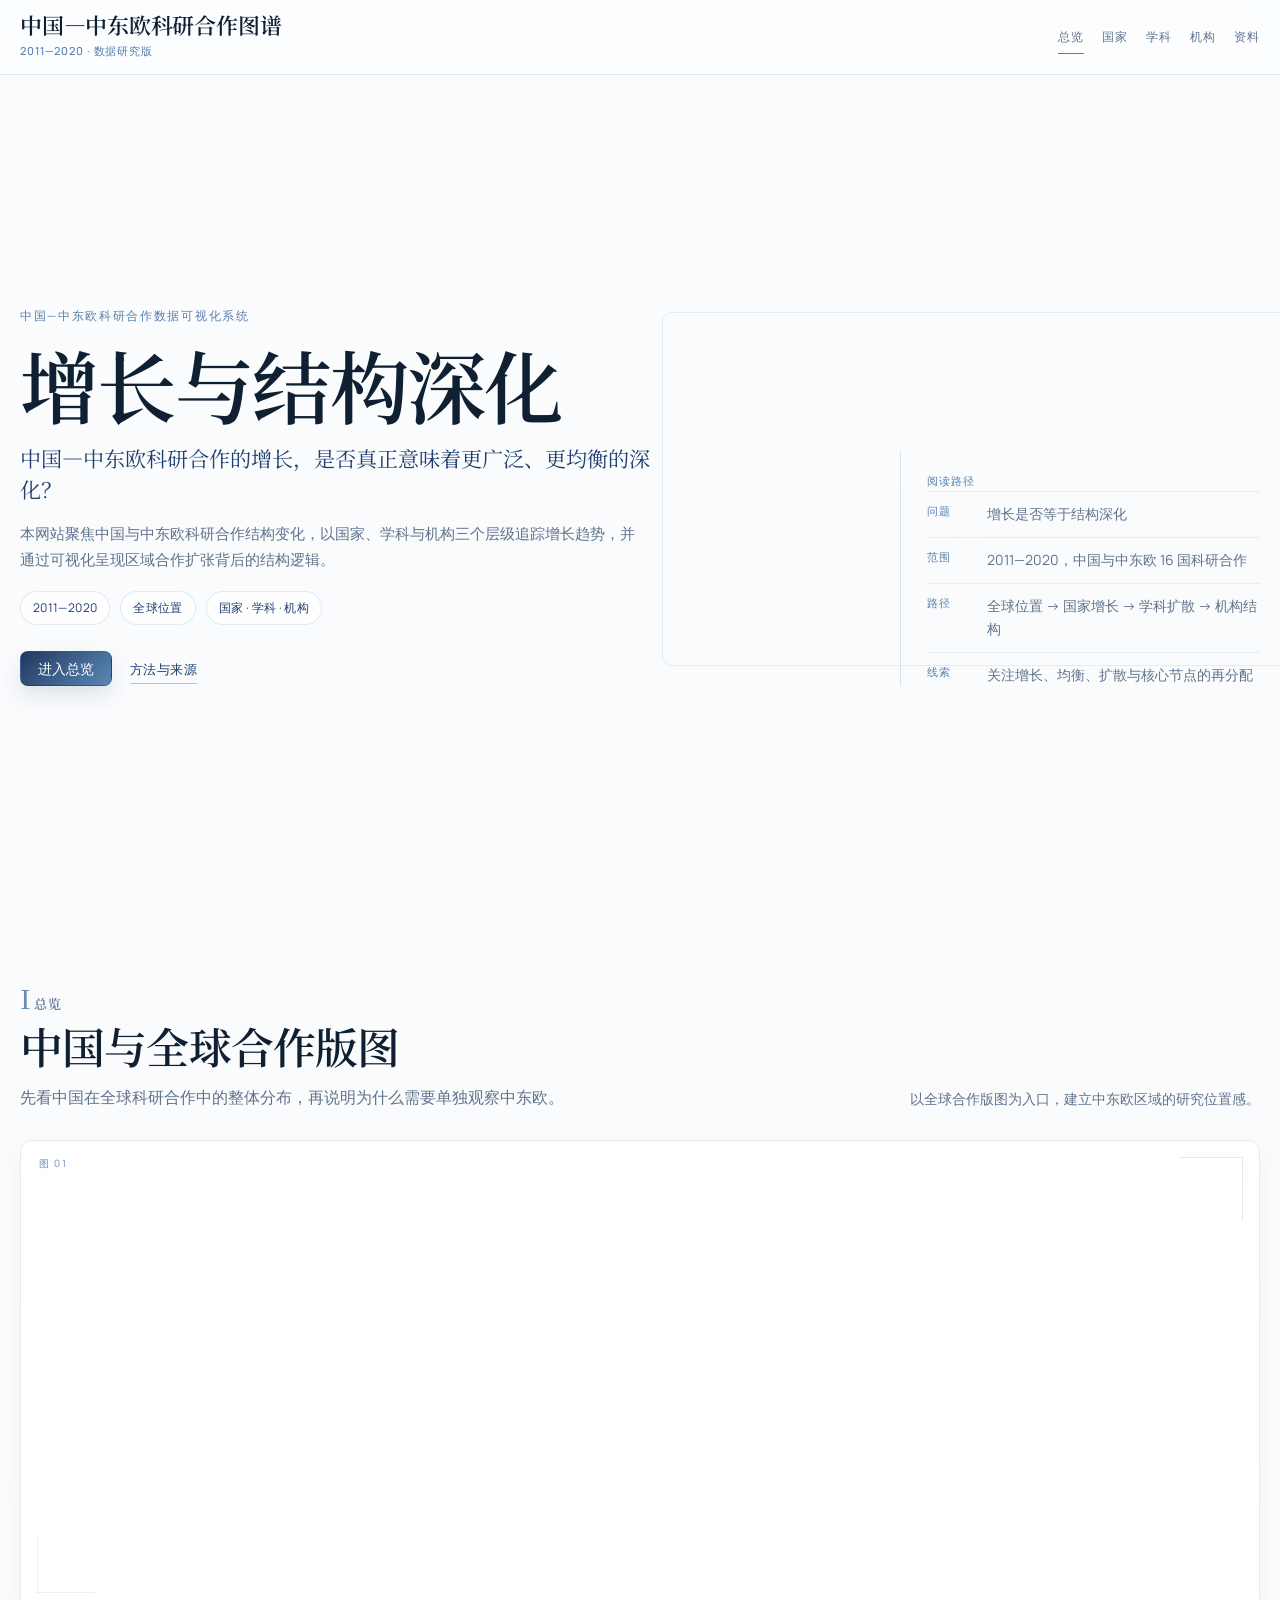
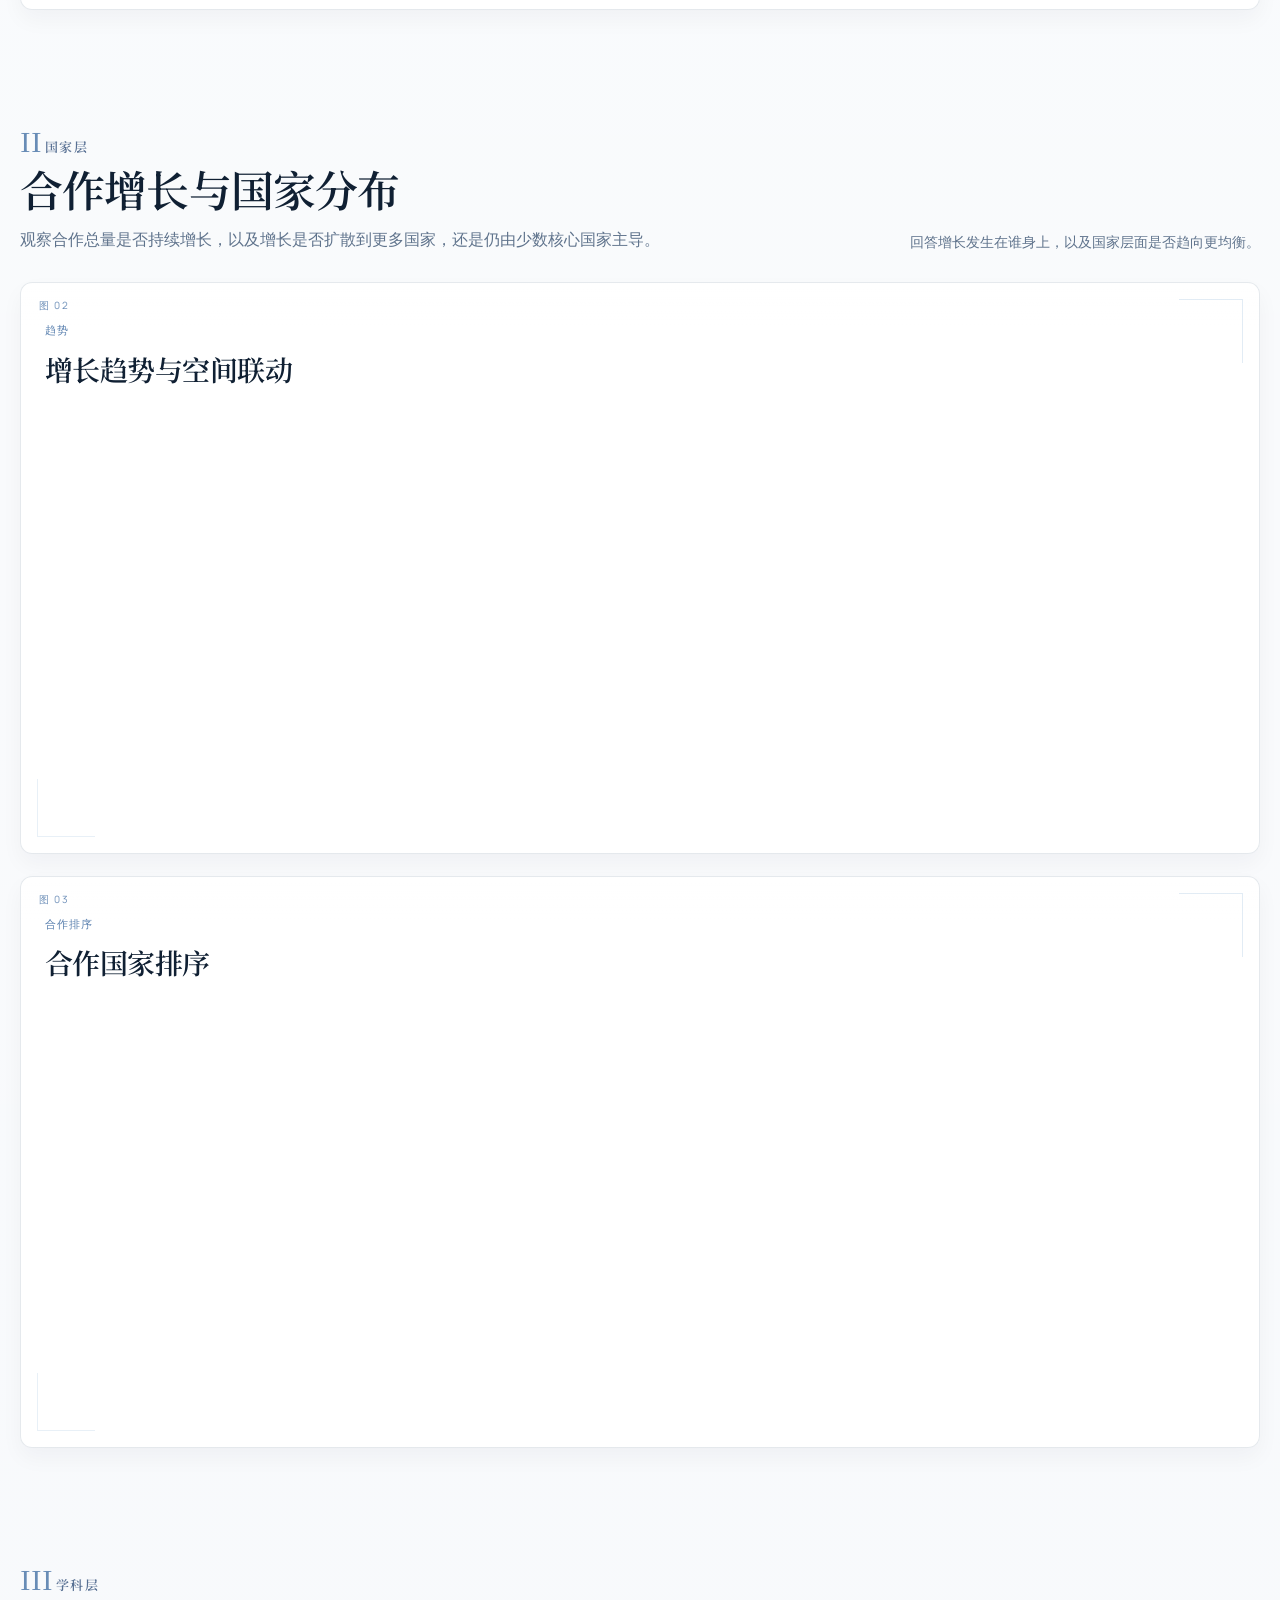
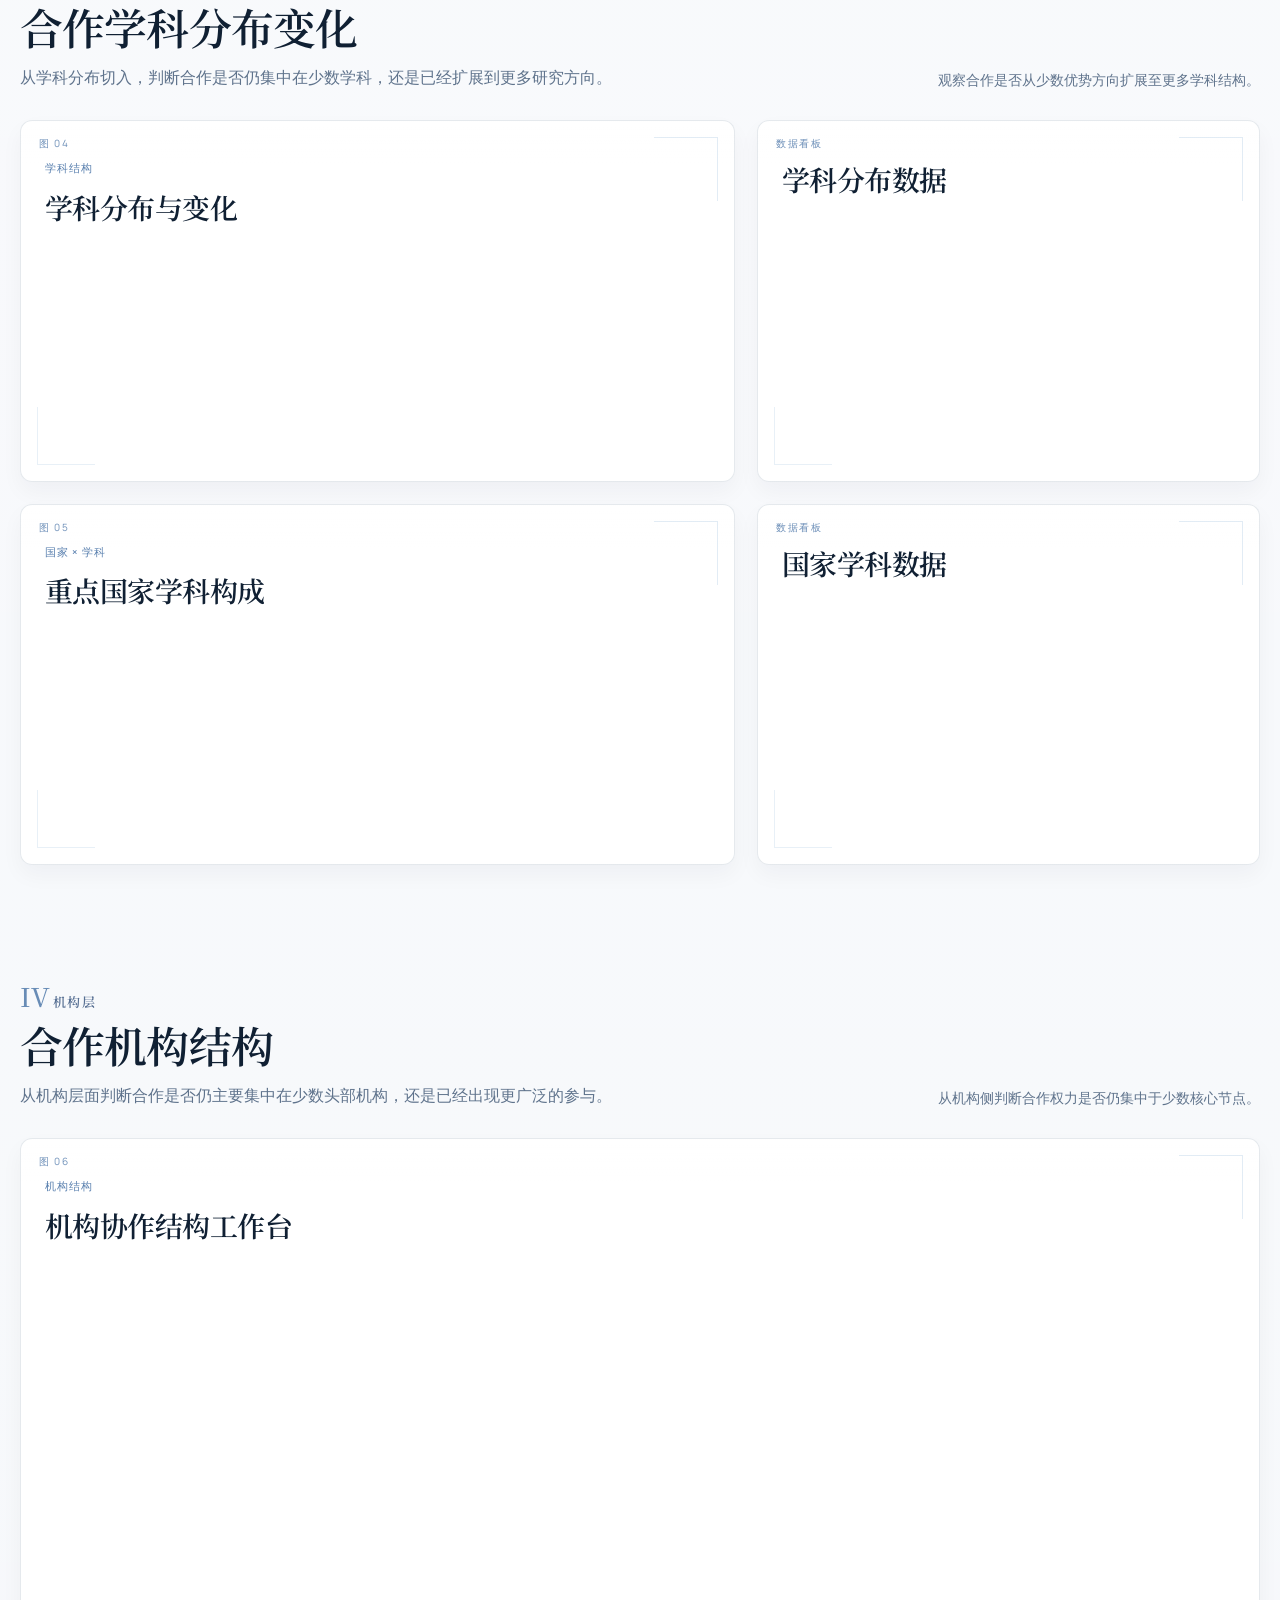
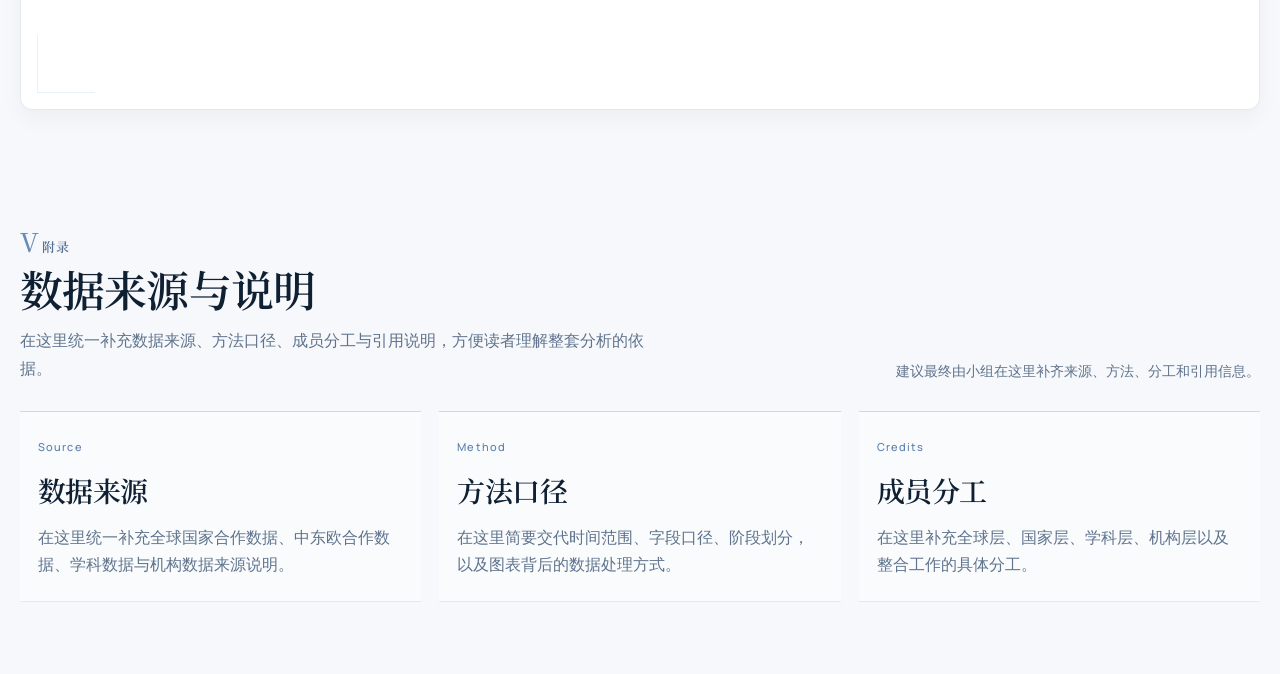
<file: index.html>
<!DOCTYPE html>
<html lang="zh-CN">
<head>
  <meta charset="utf-8">
  <meta name="viewport" content="width=device-width, initial-scale=1">
  <meta name="title" content="中国—中东欧科研合作图谱">
  <meta name="description" content="中国—中东欧科研合作增长与结构深化数据可视化系统">
  <title>中国—中东欧科研合作图谱 | 增长与结构深化</title>

  <link rel="preconnect" href="https://fonts.googleapis.com">
  <link rel="preconnect" href="https://fonts.gstatic.com" crossorigin>
  <link href="https://fonts.googleapis.com/css2?family=Inter:wght@300;400;500;600&family=Manrope:wght@400;500;600;700&family=Noto+Serif+SC:wght@400;500;600;700&display=swap" rel="stylesheet">
  <link rel="icon" type="image/x-icon" href="static/images/favicon.ico">
  <link rel="stylesheet" href="static/css/bulma.min.css">
  <link rel="stylesheet" href="static/css/index.css">
</head>
<body>
  <header class="site-header">
    <div class="site-header__inner">
      <div class="site-brand">
        <span class="site-brand__title">中国—中东欧科研合作图谱</span>
        <span class="site-brand__meta">2011—2020 · 数据研究版</span>
      </div>
      <nav class="site-nav" aria-label="主导航">
        <a href="#overview">总览</a>
        <a href="#country">国家</a>
        <a href="#discipline">学科</a>
        <a href="#institution">机构</a>
        <a href="#archive">资料</a>
      </nav>
    </div>
  </header>

  <main id="main-content">
    <section class="hero-panel">
      <div class="hero-panel__inner">
        <div class="hero-panel__ornament" aria-hidden="true">
          <div class="hero-frame hero-frame--outer"></div>
          <div id="hero-map" class="hero-map"></div>
          <div class="hero-grid"></div>
        </div>

        <div class="hero-panel__copy">
          <p class="hero-panel__eyebrow">中国—中东欧科研合作数据可视化系统</p>
          <h1>增长与结构深化</h1>
          <p class="hero-panel__question">中国—中东欧科研合作的增长，是否真正意味着更广泛、更均衡的深化？</p>
          <p class="hero-panel__lead">
            本网站聚焦中国与中东欧科研合作结构变化，以国家、学科与机构三个层级追踪增长趋势，并通过可视化呈现区域合作扩张背后的结构逻辑。
          </p>
          <div class="hero-panel__meta">
            <span>2011—2020</span>
            <span>全球位置</span>
            <span>国家 · 学科 · 机构</span>
          </div>
          <div class="hero-panel__actions">
            <a class="button button-primary" href="#overview">进入总览</a>
            <a class="text-link" href="#archive">方法与来源</a>
          </div>
        </div>

        <aside class="hero-panel__note">
          <p class="note-kicker">阅读路径</p>
          <div class="reading-ledger">
            <div class="reading-ledger__row">
              <span>问题</span>
              <p>增长是否等于结构深化</p>
            </div>
            <div class="reading-ledger__row">
              <span>范围</span>
              <p>2011—2020，中国与中东欧 16 国科研合作</p>
            </div>
            <div class="reading-ledger__row">
              <span>路径</span>
              <p>全球位置 → 国家增长 → 学科扩散 → 机构结构</p>
            </div>
            <div class="reading-ledger__row">
              <span>线索</span>
              <p>关注增长、均衡、扩散与核心节点的再分配</p>
            </div>
          </div>
        </aside>
      </div>
    </section>

    <section class="research-section" id="overview">
      <div class="section-heading">
        <div>
          <span class="section-index">I</span>
          <p class="section-kicker">总览</p>
          <h2>中国与全球合作版图</h2>
          <p class="section-intro">先看中国在全球科研合作中的整体分布，再说明为什么需要单独观察中东欧。</p>
        </div>
        <p class="section-heading__note">以全球合作版图为入口，建立中东欧区域的研究位置感。</p>
      </div>
      <div class="viz-card viz-card--wide">
        <div class="figure-chip">图 01</div>
        <div id="overview-chart" class="viz-canvas"></div>
      </div>
    </section>

    <section class="research-section research-section--tint" id="country">
      <div class="section-heading">
        <div>
          <span class="section-index">II</span>
          <p class="section-kicker">国家层</p>
          <h2>合作增长与国家分布</h2>
          <p class="section-intro">观察合作总量是否持续增长，以及增长是否扩散到更多国家，还是仍由少数核心国家主导。</p>
        </div>
        <p class="section-heading__note">回答增长发生在谁身上，以及国家层面是否趋向更均衡。</p>
      </div>
      <article class="viz-card viz-card--wide">
        <div class="figure-chip">图 02</div>
        <div class="viz-card__head">
          <span class="viz-label">趋势</span>
          <h3>增长趋势与空间联动</h3>
        </div>
        <div id="trend-chart" class="viz-canvas"></div>
      </article>

      <article class="viz-card viz-card--offset">
        <div class="figure-chip">图 03</div>
        <div class="viz-card__head">
          <span class="viz-label">合作排序</span>
          <h3>合作国家排序</h3>
        </div>
        <div id="ranking-chart" class="viz-canvas"></div>
      </article>
    </section>

    <section class="research-section" id="discipline">
      <div class="section-heading">
        <div>
          <span class="section-index">III</span>
          <p class="section-kicker">学科层</p>
          <h2>合作学科分布变化</h2>
          <p class="section-intro">从学科分布切入，判断合作是否仍集中在少数学科，还是已经扩展到更多研究方向。</p>
        </div>
        <p class="section-heading__note">观察合作是否从少数优势方向扩展至更多学科结构。</p>
      </div>
      <div class="viz-grid viz-grid--asym discipline-layout">
        <div class="discipline-col">
          <article class="viz-card">
            <div class="figure-chip">图 04</div>
            <div class="viz-card__head">
              <span class="viz-label">学科结构</span>
              <h3>学科分布与变化</h3>
            </div>
            <div id="discipline-chart" class="viz-canvas"></div>
          </article>

          <article class="viz-card">
            <div class="figure-chip">图 05</div>
            <div class="viz-card__head">
              <span class="viz-label">国家 × 学科</span>
              <h3>重点国家学科构成</h3>
            </div>
            <div id="country-discipline-treemap" class="viz-canvas"></div>
          </article>
        </div>

      <!-- 右侧改为两个独立的看板容器，分别和上下图表对齐 -->
      <div class="discipline-panel-col">
        <!-- 饼图对应的数据看板 -->
        <aside class="viz-card discipline-data-panel" id="discipline-panel-top">
          <div class="figure-chip">数据看板</div>
          <div class="viz-card__head">
            <h3>学科分布数据</h3>
          </div>
          <div class="viz-canvas">
            <div id="disc-panel-discipline" class="disc-panel-box"></div>
          </div>
        </aside>

        <!-- 树图对应的数据看板 -->
        <aside class="viz-card discipline-data-panel" id="discipline-panel-bottom">
          <div class="figure-chip">数据看板</div>
          <div class="viz-card__head">
            <h3>国家学科数据</h3>
          </div>
          <div class="viz-canvas">
            <div id="disc-panel-country" class="disc-panel-box"></div>
          </div>
        </aside>
      </div>
    </section>

    <section class="research-section research-section--tint" id="institution">
      <div class="section-heading">
        <div>
          <span class="section-index">IV</span>
          <p class="section-kicker">机构层</p>
          <h2>合作机构结构</h2>
          <p class="section-intro">从机构层面判断合作是否仍主要集中在少数头部机构，还是已经出现更广泛的参与。</p>
        </div>
        <p class="section-heading__note">从机构侧判断合作权力是否仍集中于少数核心节点。</p>
      </div>
      <div class="viz-card viz-card--wide">
        <div class="figure-chip">图 06</div>
        <div class="viz-card__head">
          <span class="viz-label">机构结构</span>
          <h3>机构协作结构工作台</h3>
        </div>
        <div id="network-chart" class="viz-canvas"></div>
      </div>
    </section>

    <section class="research-section archive-section" id="archive">
      <div class="section-heading">
        <div>
          <span class="section-index">V</span>
          <p class="section-kicker">附录</p>
          <h2>数据来源与说明</h2>
          <p class="section-intro">在这里统一补充数据来源、方法口径、成员分工与引用说明，方便读者理解整套分析的依据。</p>
        </div>
        <p class="section-heading__note">建议最终由小组在这里补齐来源、方法、分工和引用信息。</p>
      </div>

      <div class="archive-grid">
        <article class="archive-card">
          <span class="viz-label">Source</span>
          <h3>数据来源</h3>
          <p>在这里统一补充全球国家合作数据、中东欧合作数据、学科数据与机构数据来源说明。</p>
        </article>
        <article class="archive-card">
          <span class="viz-label">Method</span>
          <h3>方法口径</h3>
          <p>在这里简要交代时间范围、字段口径、阶段划分，以及图表背后的数据处理方式。</p>
        </article>
        <article class="archive-card">
          <span class="viz-label">Credits</span>
          <h3>成员分工</h3>
          <p>在这里补充全球层、国家层、学科层、机构层以及整合工作的具体分工。</p>
        </article>
      </div>
    </section>
  </main>

  <button class="back-to-top" id="backToTop" type="button" aria-label="返回顶部">↑</button>

  <script src="https://d3js.org/d3.v7.min.js"></script>
  <script src="static/js/index.js"></script>
  <script src="static/js/chart-overview.js"></script>
  <script src="static/js/chart-ranking.js"></script>
  <script src="static/js/chart-trend.js"></script>
  <script src="static/js/chart-discipline.js"></script>
  <script src="static/js/chart-network.js"></script>
  <script src="static/js/chart-country-treemap.js"></script>
</body>
</html>
</file>
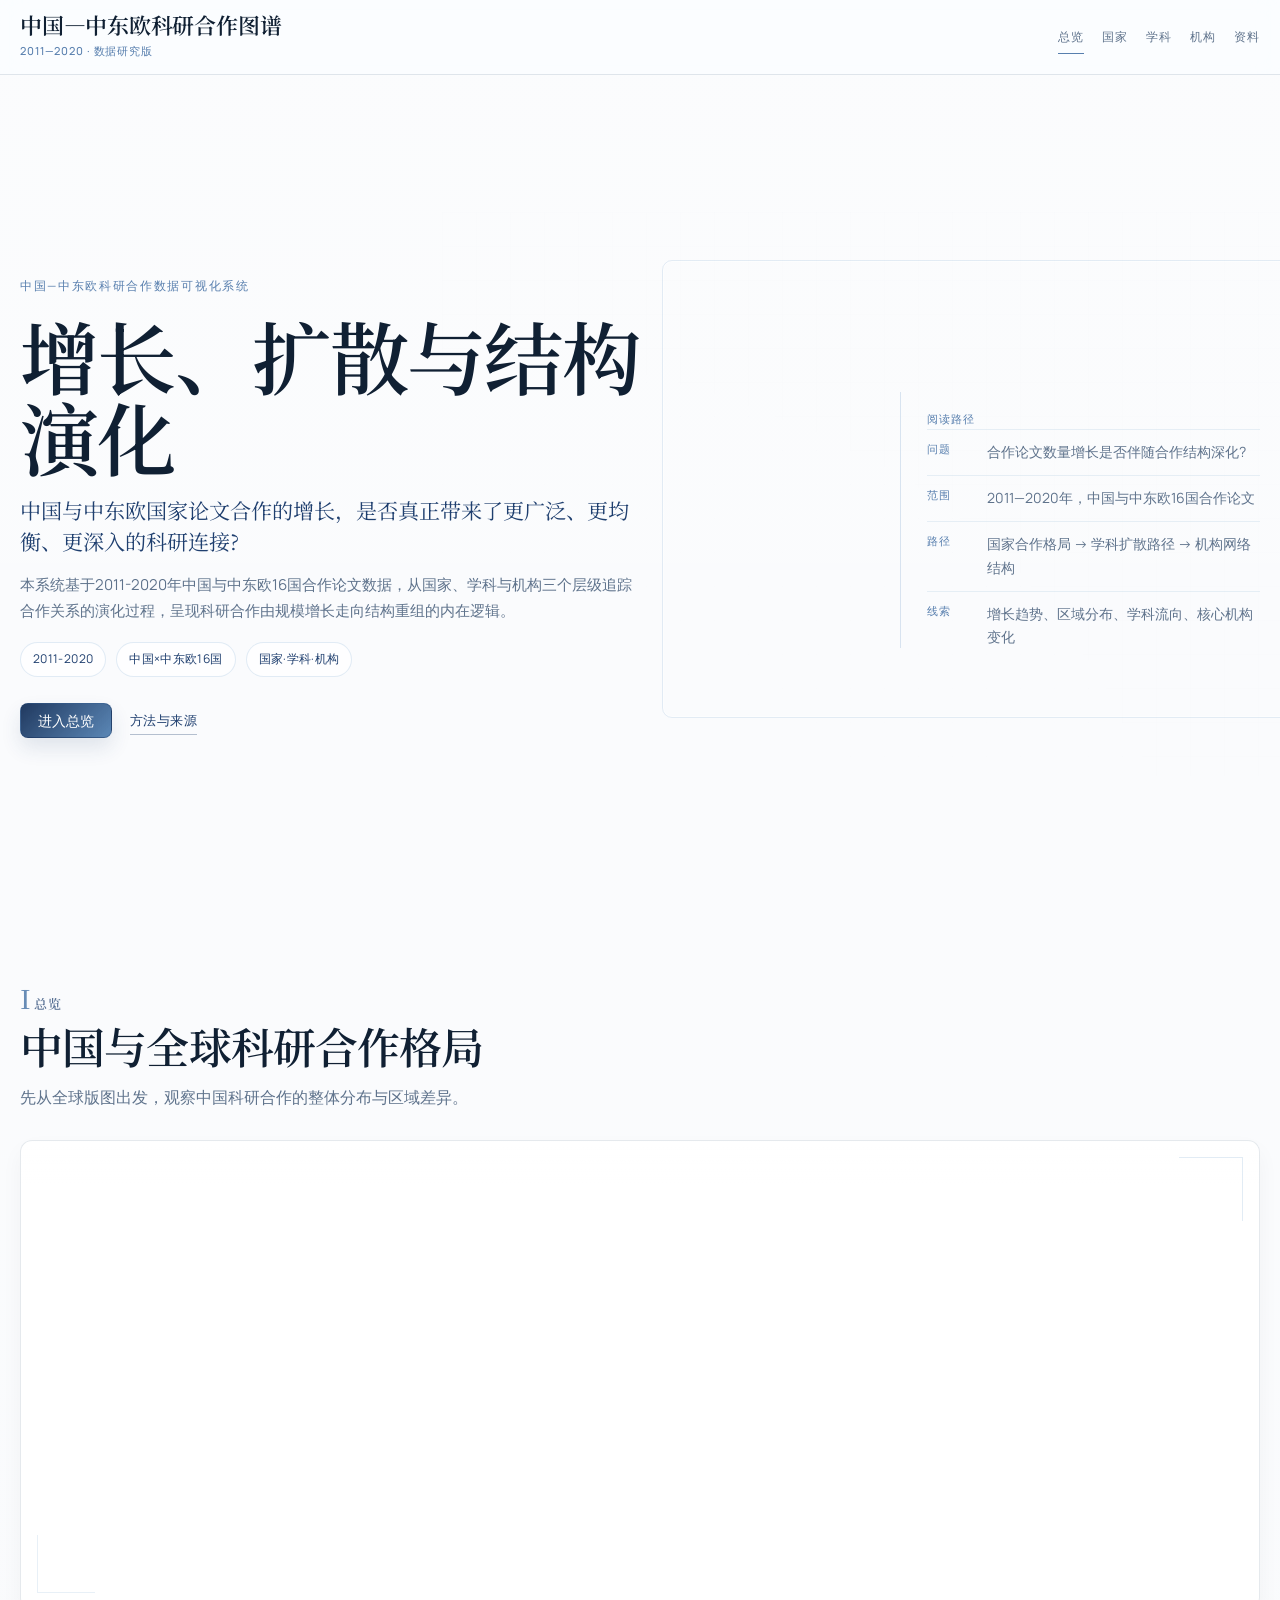
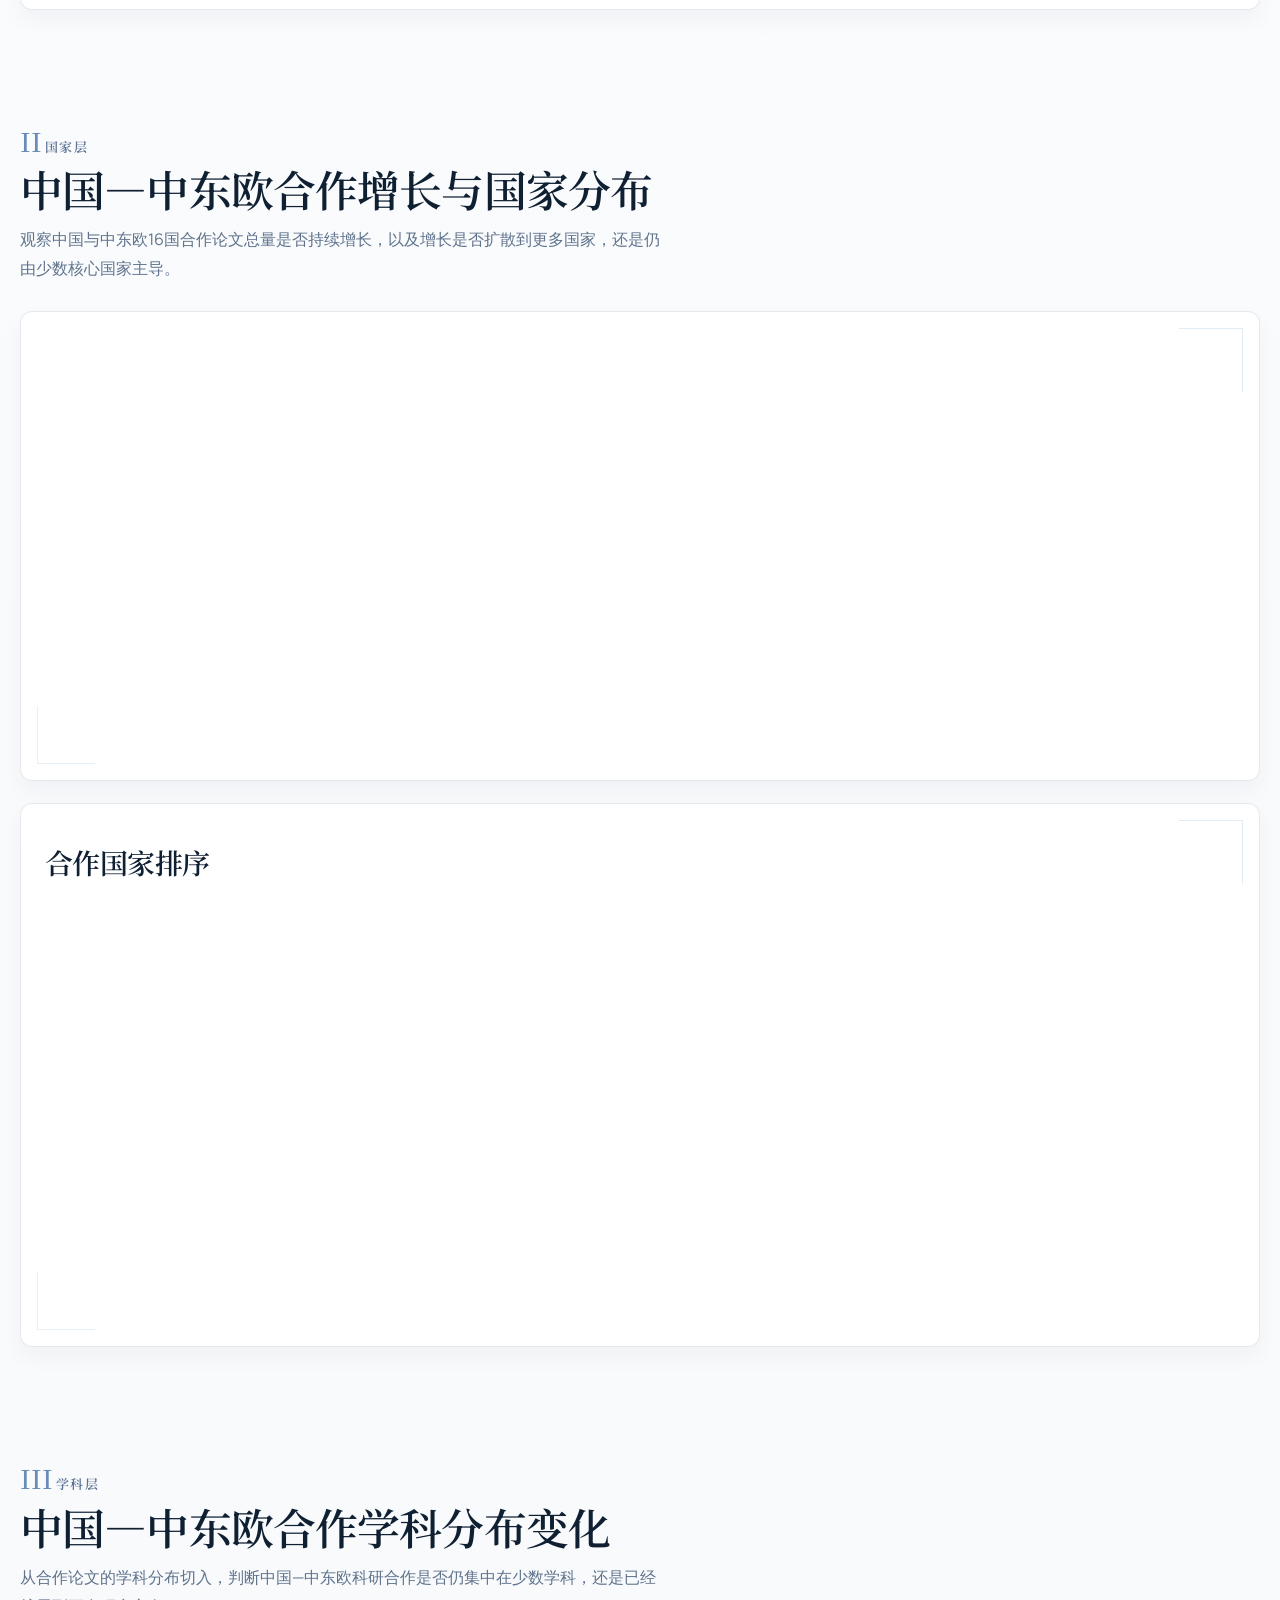
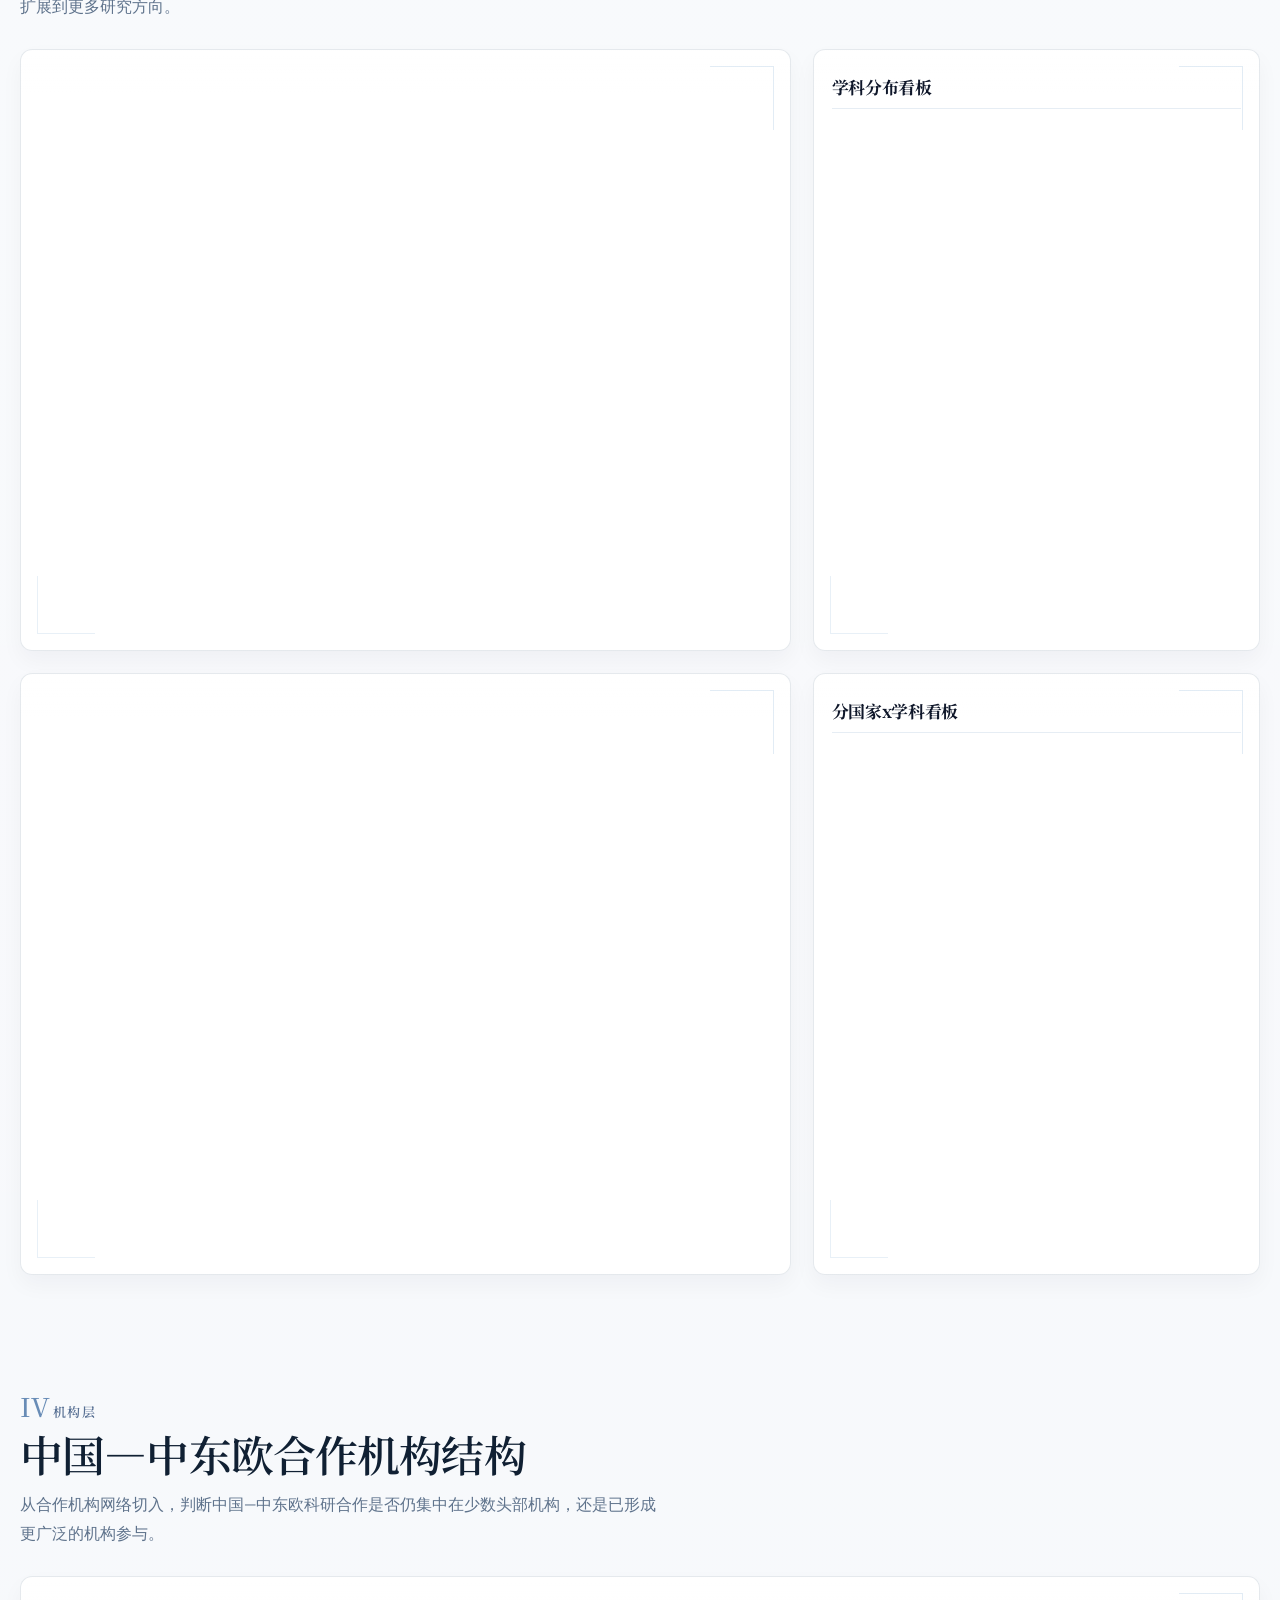
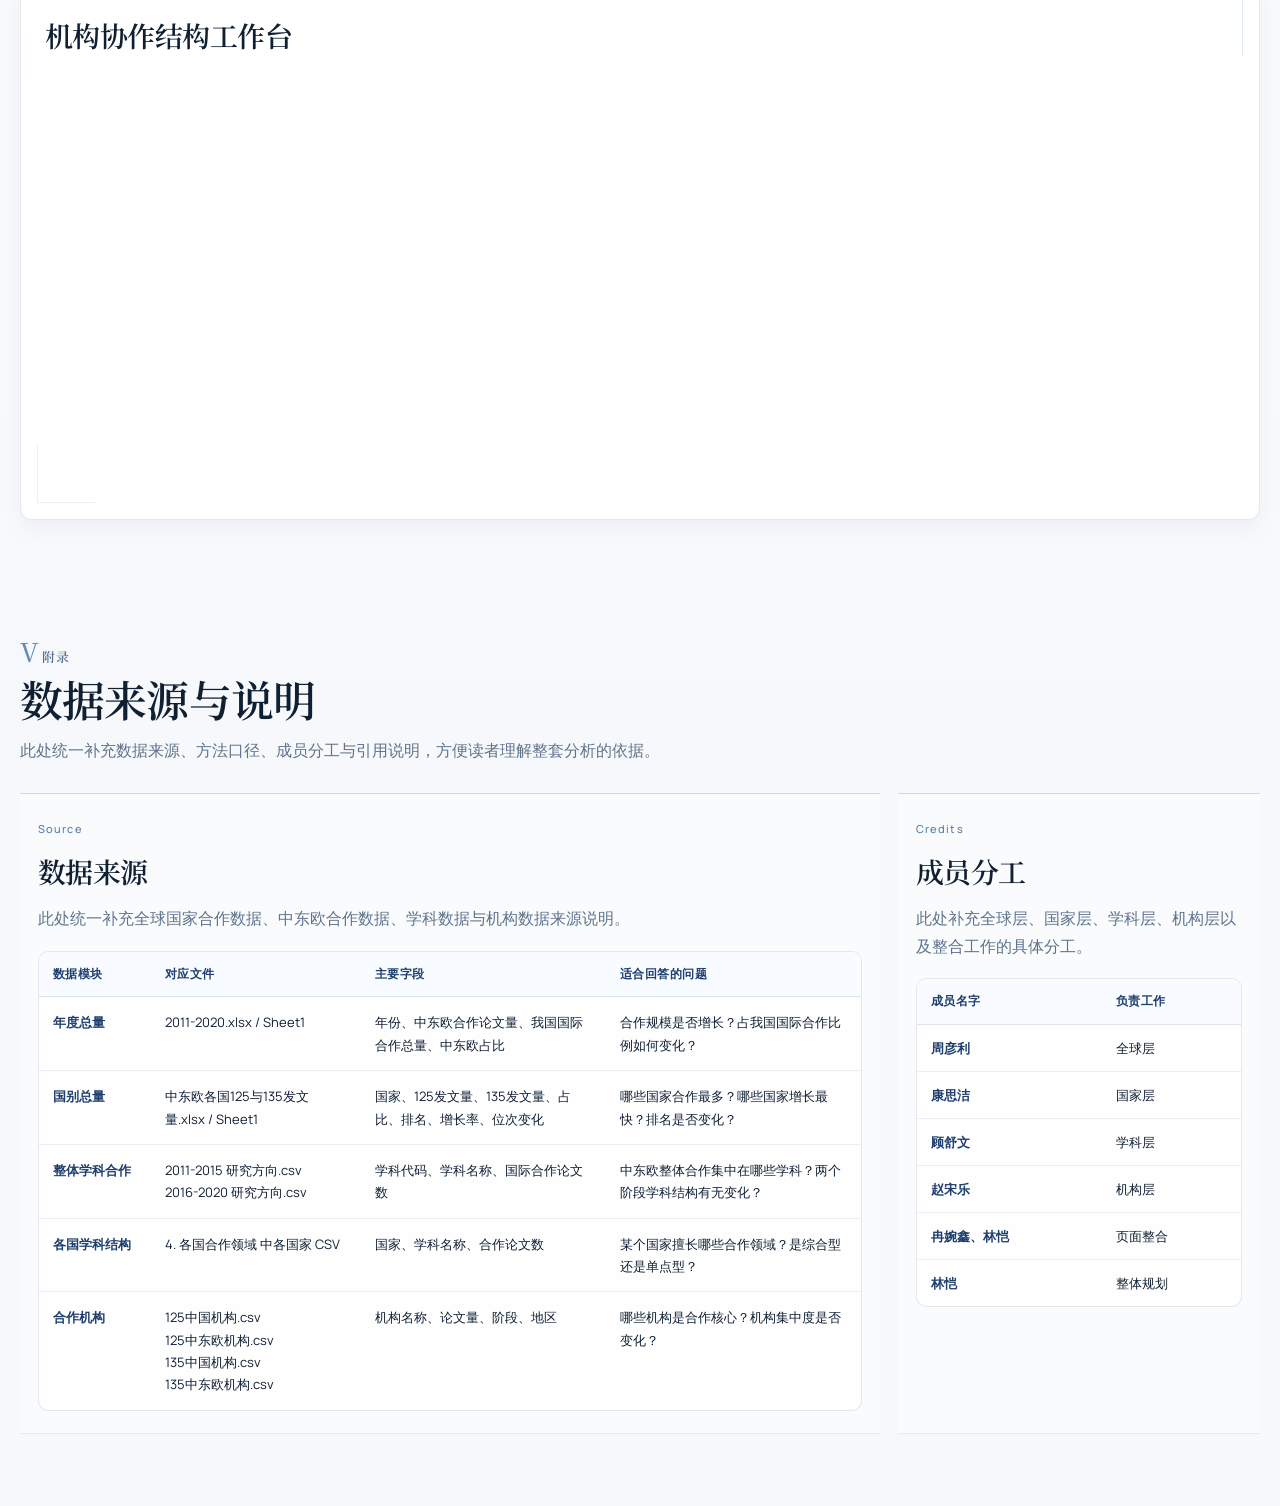
<file: d3-visualization-main 5/index.html>
<!DOCTYPE html>
<html lang="zh-CN">
<head>
  <meta charset="utf-8">
  <meta name="viewport" content="width=device-width, initial-scale=1">
  <meta name="title" content="中国—中东欧科研合作图谱">
  <meta name="description" content="中国—中东欧科研合作增长与结构深化数据可视化系统">
  <title>中国—中东欧科研合作图谱 | 增长与结构深化</title>

  <link rel="preconnect" href="https://fonts.googleapis.com">
  <link rel="preconnect" href="https://fonts.gstatic.com" crossorigin>
  <link href="https://fonts.googleapis.com/css2?family=Inter:wght@300;400;500;600&family=Manrope:wght@400;500;600;700&family=Noto+Serif+SC:wght@400;500;600;700&display=swap" rel="stylesheet">
  <link rel="icon" type="image/x-icon" href="static/images/favicon.ico">
  <link rel="stylesheet" href="static/css/bulma.min.css">
  <link rel="stylesheet" href="static/css/index.css">
</head>
<body>
  <header class="site-header">
    <div class="site-header__inner">
      <div class="site-brand">
        <span class="site-brand__title">中国—中东欧科研合作图谱</span>
        <span class="site-brand__meta">2011—2020 · 数据研究版</span>
      </div>
      <nav class="site-nav" aria-label="主导航">
        <a href="#overview">总览</a>
        <a href="#country">国家</a>
        <a href="#discipline">学科</a>
        <a href="#institution">机构</a>
        <a href="#archive">资料</a>
      </nav>
    </div>
  </header>

  <main id="main-content">
    <section class="hero-panel">
      <div class="hero-panel__inner">
        <div class="hero-panel__ornament" aria-hidden="true">
          <div class="hero-frame hero-frame--outer"></div>
          <div id="hero-map" class="hero-map"></div>
          <div class="hero-grid"></div>
        </div>

        <div class="hero-panel__copy">
          <p class="hero-panel__eyebrow">中国—中东欧科研合作数据可视化系统</p>
          <h1>增长、扩散与结构演化</h1>
          <p class="hero-panel__question">中国与中东欧国家论文合作的增长，是否真正带来了更广泛、更均衡、更深入的科研连接?</p>
          <p class="hero-panel__lead">
            本系统基于2011-2020年中国与中东欧16国合作论文数据，从国家、学科与机构三个层级追踪合作关系的演化过程，呈现科研合作由规模增长走向结构重组的内在逻辑。
          </p>
          <div class="hero-panel__meta">
            <span>2011-2020</span>
            <span>中国×中东欧16国</span>
            <span>国家·学科·机构</span>
          </div>
          <div class="hero-panel__actions">
            <a class="button button-primary" href="#overview">进入总览</a>
            <a class="text-link" href="#archive">方法与来源</a>
          </div>
        </div>

        <aside class="hero-panel__note">
          <p class="note-kicker">阅读路径</p>
          <div class="reading-ledger">
            <div class="reading-ledger__row">
              <span>问题</span>
              <p>合作论文数量增长是否伴随合作结构深化?</p>
            </div>
            <div class="reading-ledger__row">
              <span>范围</span>
              <p>2011—2020年，中国与中东欧16国合作论文</p>
            </div>
            <div class="reading-ledger__row">
              <span>路径</span>
              <p>国家合作格局 → 学科扩散路径 → 机构网络结构</p>
            </div>
            <div class="reading-ledger__row">
              <span>线索</span>
              <p>增长趋势、区域分布、学科流向、核心机构变化</p>
            </div>
          </div>
        </aside>
      </div>
    </section>

    <section class="research-section" id="overview">
      <div class="section-heading">
        <div>
          <span class="section-index">I</span>
          <p class="section-kicker">总览</p>
          <h2>中国与全球科研合作格局</h2>
          <p class="section-intro">先从全球版图出发，观察中国科研合作的整体分布与区域差异。</p>
        </div>
      </div>
      <div class="viz-card viz-card--wide">
        <div id="overview-chart" class="viz-canvas"></div>
      </div>
    </section>

    <section class="research-section research-section--tint" id="country">
      <div class="section-heading">
        <div>
          <span class="section-index">II</span>
          <p class="section-kicker">国家层</p>
          <h2>中国—中东欧合作增长与国家分布</h2>
          <p class="section-intro">观察中国与中东欧16国合作论文总量是否持续增长，以及增长是否扩散到更多国家，还是仍由少数核心国家主导。</p>
        </div>
      </div>
      <article class="viz-card viz-card--wide">
        <div id="trend-chart" class="viz-canvas"></div>
      </article>

      <article class="viz-card viz-card--offset">
        <div class="viz-card__head">
          <h3>合作国家排序</h3>
        </div>
        <div id="ranking-chart" class="viz-canvas"></div>
      </article>
    </section>

    <section class="research-section" id="discipline">
      <div class="section-heading">
        <div>
          <span class="section-index">III</span>
          <p class="section-kicker">学科层</p>
          <h2>中国—中东欧合作学科分布变化</h2>
          <p class="section-intro">从合作论文的学科分布切入，判断中国—中东欧科研合作是否仍集中在少数学科，还是已经扩展到更多研究方向。</p>
        </div>
      </div>
      <div class="viz-grid viz-grid--asym discipline-layout">
        <div class="discipline-col">
          <article class="viz-card">
            <div id="discipline-chart" class="viz-canvas"></div>
          </article>

          <article class="viz-card">
            <div id="country-discipline-treemap" class="viz-canvas"></div>
          </article>
        </div>

      <!-- 右侧改为两个独立的看板容器，分别和上下图表对齐 -->
      <div class="discipline-panel-col">
        <!-- 饼图对应的数据看板 -->
        <aside class="viz-card discipline-data-panel" id="discipline-panel-top">
          <div class="viz-card__head">
            <h3>学科分布看板</h3>
          </div>
          <div class="viz-canvas">
            <div id="disc-panel-discipline" class="disc-panel-box"></div>
          </div>
        </aside>

        <!-- 树图对应的数据看板 -->
        <aside class="viz-card discipline-data-panel" id="discipline-panel-bottom">
          <div class="viz-card__head">
            <h3>分国家x学科看板</h3>
          </div>
          <div class="viz-canvas">
            <div id="disc-panel-country" class="disc-panel-box"></div>
          </div>
        </aside>
      </div>
    </section>

    <section class="research-section research-section--tint" id="institution">
      <div class="section-heading">
        <div>
          <span class="section-index">IV</span>
          <p class="section-kicker">机构层</p>
          <h2>中国—中东欧合作机构结构</h2>
          <p class="section-intro">从合作机构网络切入，判断中国—中东欧科研合作是否仍集中在少数头部机构，还是已形成更广泛的机构参与。</p>
        </div>
      </div>
      <div class="viz-card viz-card--wide">
        <div class="viz-card__head">
          <h3>机构协作结构工作台</h3>
        </div>
        <div id="network-chart" class="viz-canvas"></div>
      </div>
    </section>

    <section class="research-section archive-section" id="archive">
      <div class="section-heading">
        <div>
          <span class="section-index">V</span>
          <p class="section-kicker">附录</p>
          <h2>数据来源与说明</h2>
          <p class="section-intro">此处统一补充数据来源、方法口径、成员分工与引用说明，方便读者理解整套分析的依据。</p>
        </div>
      </div>

      <div class="archive-grid">
        <article class="archive-card archive-card--source">
          <span class="viz-label">Source</span>
          <h3>数据来源</h3>
          <p>此处统一补充全球国家合作数据、中东欧合作数据、学科数据与机构数据来源说明。</p>
          <div class="archive-source-table-wrap">
            <table class="archive-source-table">
              <thead>
                <tr>
                  <th>数据模块</th>
                  <th>对应文件</th>
                  <th>主要字段</th>
                  <th>适合回答的问题</th>
                </tr>
              </thead>
              <tbody>
                <tr>
                  <td>年度总量</td>
                  <td>2011-2020.xlsx / Sheet1</td>
                  <td>年份、中东欧合作论文量、我国国际合作总量、中东欧占比</td>
                  <td>合作规模是否增长？占我国国际合作比例如何变化？</td>
                </tr>
                <tr>
                  <td>国别总量</td>
                  <td>中东欧各国125与135发文量.xlsx / Sheet1</td>
                  <td>国家、125发文量、135发文量、占比、排名、增长率、位次变化</td>
                  <td>哪些国家合作最多？哪些国家增长最快？排名是否变化？</td>
                </tr>
                <tr>
                  <td>整体学科合作</td>
                  <td>2011-2015 研究方向.csv<br>2016-2020 研究方向.csv</td>
                  <td>学科代码、学科名称、国际合作论文数</td>
                  <td>中东欧整体合作集中在哪些学科？两个阶段学科结构有无变化？</td>
                </tr>
                <tr>
                  <td>各国学科结构</td>
                  <td>4. 各国合作领域 中各国家 CSV</td>
                  <td>国家、学科名称、合作论文数</td>
                  <td>某个国家擅长哪些合作领域？是综合型还是单点型？</td>
                </tr>
                <tr>
                  <td>合作机构</td>
                  <td>125中国机构.csv<br>125中东欧机构.csv<br>135中国机构.csv<br>135中东欧机构.csv</td>
                  <td>机构名称、论文量、阶段、地区</td>
                  <td>哪些机构是合作核心？机构集中度是否变化？</td>
                </tr>
              </tbody>
            </table>
          </div>
        </article>
        <article class="archive-card">
          <span class="viz-label">Credits</span>
          <h3>成员分工</h3>
          <p>此处补充全球层、国家层、学科层、机构层以及整合工作的具体分工。</p>
          <div class="archive-member-table-wrap">
            <table class="archive-member-table">
              <thead>
                <tr>
                  <th>成员名字</th>
                  <th>负责工作</th>
                </tr>
              </thead>
              <tbody>
                <tr>
                  <td>周彦利</td>
                  <td>全球层</td>
                </tr>
                <tr>
                  <td>康思洁</td>
                  <td>国家层</td>
                </tr>
                <tr>
                  <td>顾舒文</td>
                  <td>学科层</td>
                </tr>
                <tr>
                  <td>赵宋乐</td>
                  <td>机构层</td>
                </tr>
                <tr>
                  <td>冉婉鑫、林恺</td>
                  <td>页面整合</td>
                </tr>
                <tr>
                  <td>林恺</td>
                  <td>整体规划</td>
                </tr>
              </tbody>
            </table>
          </div>
        </article>
      </div>
    </section>
  </main>

  <button class="back-to-top" id="backToTop" type="button" aria-label="返回顶部">↑</button>

  <script src="https://d3js.org/d3.v7.min.js"></script>
  <script src="static/js/local-data-cache.js"></script>
  <script src="static/js/index.js"></script>
  <script src="static/js/chart-overview.js"></script>
  <script src="static/js/chart-ranking.js"></script>
  <script src="static/js/chart-trend.js"></script>
  <script src="static/js/chart-discipline.js"></script>
  <script src="static/js/chart-network.js"></script>
  <script src="static/js/chart-country-treemap.js"></script>
</body>
</html>
</file>
<file: static/css/index.css>
:root {
  --bg: #f6f8fb;
  --paper: #fbfcfe;
  --panel: rgba(255, 255, 255, 0.92);
  --line: rgba(96, 117, 144, 0.16);
  --ink: #102033;
  --muted: #5f738c;
  --blue-gray: #1f3f6f;
  --umber: #587fae;
  --olive: #718073;
  --shadow: 0 10px 22px rgba(16, 32, 51, 0.04);
  --radius-xl: 16px;
  --radius-lg: 12px;
  --radius-sm: 8px;
  --content-width: 1240px;
}

html {
  scroll-behavior: smooth;
}

body {
  margin: 0;
  font-family: "Manrope", "Inter", "PingFang SC", "Hiragino Sans GB", "Microsoft YaHei", sans-serif;
  color: var(--ink);
  background:
    linear-gradient(180deg, rgba(255, 255, 255, 0.55), rgba(255, 255, 255, 0)),
    var(--bg);
  line-height: 1.72;
  -webkit-font-smoothing: antialiased;
  -moz-osx-font-smoothing: grayscale;
}

h1,
h2,
h3,
.title,
.site-brand__title {
  font-family: "Noto Serif SC", "Songti SC", "STSong", serif;
  letter-spacing: -0.02em;
  color: var(--ink);
}

a {
  color: inherit;
}

.site-header {
  position: sticky;
  top: 0;
  z-index: 40;
  border-bottom: 1px solid rgba(96, 117, 144, 0.18);
  background: rgba(251, 253, 255, 0.82);
  backdrop-filter: blur(12px);
}

.site-header__inner {
  width: min(var(--content-width), calc(100vw - 40px));
  margin: 0 auto;
  min-height: 74px;
  display: flex;
  align-items: center;
  justify-content: space-between;
  gap: 18px;
}

.site-brand {
  display: flex;
  flex-direction: column;
  gap: 2px;
}

.site-brand__meta,
.section-kicker,
.note-kicker,
.viz-label {
  letter-spacing: 0.1em;
  font-size: 11px;
  font-weight: 500;
  color: var(--umber);
}

.site-brand__title {
  font-size: 22px;
  font-weight: 600;
  line-height: 1;
  letter-spacing: -0.01em;
}

.site-brand__meta {
  margin-top: 4px;
  text-transform: none;
  letter-spacing: 0.08em;
}

.site-nav {
  display: flex;
  align-items: center;
  gap: 18px;
}

.site-nav a {
  text-decoration: none;
  color: var(--muted);
  font-size: 12px;
  font-weight: 500;
  letter-spacing: 0.08em;
  position: relative;
  padding: 4px 0;
}

.site-nav a::after {
  content: "";
  position: absolute;
  left: 0;
  bottom: -3px;
  width: 100%;
  height: 1px;
  background: var(--umber);
  transform: scaleX(0);
  transform-origin: left;
  transition: transform 180ms ease;
}

.site-nav a:hover::after,
.site-nav a.is-active::after {
  transform: scaleX(1);
}

.hero-panel {
  position: relative;
  min-height: calc(100vh - 74px);
  display: flex;
  align-items: center;
  padding: 56px 0 40px;
}

.hero-panel__inner {
  width: min(var(--content-width), calc(100vw - 40px));
  margin: 0 auto;
  display: grid;
  grid-template-columns: 1.05fr 0.95fr;
  gap: 22px;
  align-items: end;
  position: relative;
}

.hero-panel__copy,
.hero-panel__note {
  position: relative;
  z-index: 2;
}

.hero-frame {
  position: absolute;
  border: 1px solid rgba(79, 137, 189, 0.14);
  border-radius: 10px;
  box-shadow: inset 0 0 0 1px rgba(255, 255, 255, 0.4);
}

.hero-frame--outer {
  inset: 48px 48px 58px 220px;
}

.hero-panel__copy h1 {
  font-family: "Noto Serif SC", "Songti SC", "STSong", serif;
  margin: 0 0 18px;
  max-width: 760px;
  font-size: clamp(56px, 6.2vw, 88px);
  font-weight: 600;
  line-height: 1.02;
  letter-spacing: -0.02em;
}

.hero-panel__lead {
  max-width: 620px;
  margin: 0;
  font-size: 15px;
  color: var(--muted);
}

.hero-panel__question {
  max-width: 700px;
  margin: 0 0 16px;
  font-family: "Noto Serif SC", "Songti SC", "STSong", serif;
  font-size: clamp(20px, 1.65vw, 28px);
  font-weight: 400;
  line-height: 1.46;
  color: var(--blue-gray);
}

.hero-panel__eyebrow {
  margin: 0 0 18px;
  font-size: 12px;
  letter-spacing: 0.14em;
  color: var(--umber);
}

.hero-panel__meta {
  display: flex;
  flex-wrap: wrap;
  gap: 10px;
  margin-top: 18px;
}

.hero-panel__meta span {
  display: inline-flex;
  align-items: center;
  padding: 6px 12px;
  border: 1px solid rgba(79, 137, 189, 0.16);
  border-radius: 999px;
  color: var(--blue-gray);
  font-size: 12px;
  letter-spacing: 0.03em;
  background: rgba(255, 255, 255, 0.68);
}

.hero-panel__actions {
  display: flex;
  flex-wrap: wrap;
  align-items: center;
  gap: 18px;
  margin-top: 26px;
}

.button {
  border-radius: 8px !important;
  padding: 0.8rem 1.05rem !important;
  font-weight: 500 !important;
  font-size: 14px !important;
  border: 1px solid var(--line) !important;
  box-shadow: none !important;
  transition:
    transform 160ms ease,
    border-color 160ms ease,
    background-color 160ms ease,
    color 160ms ease !important;
}

.button:hover {
  transform: translateY(-1px);
}

.button-primary {
  background: linear-gradient(135deg, rgba(23, 49, 89, 0.96), rgba(73, 122, 174, 0.9)) !important;
  color: #fff !important;
  border-color: rgba(31, 63, 111, 0.4) !important;
  box-shadow: 0 10px 20px rgba(31, 63, 111, 0.12) !important;
}

.text-link {
  position: relative;
  color: var(--blue-gray);
  font-size: 13px;
  font-weight: 500;
  text-decoration: none;
  letter-spacing: 0.04em;
}

.text-link::after {
  content: "";
  position: absolute;
  left: 0;
  right: 0;
  bottom: -4px;
  height: 1px;
  background: rgba(31, 63, 111, 0.32);
}

.hero-panel__note {
  justify-self: end;
  width: min(360px, 100%);
  padding: 20px 0 0 26px;
  background: transparent;
  border: 0;
  border-left: 1px solid rgba(79, 137, 189, 0.2);
  box-shadow: none;
  backdrop-filter: none;
}

.reading-ledger {
  display: grid;
  gap: 12px;
}

.reading-ledger__row {
  display: grid;
  grid-template-columns: 48px 1fr;
  gap: 12px;
  align-items: start;
  padding-top: 10px;
  border-top: 1px solid rgba(79, 137, 189, 0.12);
}

.reading-ledger__row span {
  color: var(--umber);
  font-size: 11px;
  letter-spacing: 0.12em;
  text-transform: uppercase;
}

.reading-ledger__row p {
  margin: 0;
  color: var(--muted);
  font-size: 14px;
  line-height: 1.65;
}

.hero-panel__ornament {
  position: absolute;
  inset: -42px -88px -38px 34%;
  width: auto;
  height: auto;
  pointer-events: none;
  z-index: 0;
}

.hero-map {
  position: absolute;
  inset: 0;
  width: 100%;
  height: 100%;
  opacity: 0.98;
  filter: saturate(96%);
}

.hero-map svg {
  width: 100%;
  height: 100%;
  display: block;
}

.hero-map__sphere {
  fill: rgba(255, 255, 255, 0.16);
}

.hero-map__graticule {
  fill: none;
  stroke: rgba(88, 127, 174, 0.09);
  stroke-width: 0.8;
}

.hero-map__country {
  fill: rgba(217, 225, 236, 0.78);
  stroke: rgba(255, 255, 255, 0.72);
  stroke-width: 0.6;
}

.hero-map__region {
  fill: rgba(88, 127, 174, 0.04);
  stroke: rgba(88, 127, 174, 0.34);
  stroke-width: 1.15;
}

.hero-map__region--cee {
  fill: rgba(88, 127, 174, 0.035);
  stroke: rgba(88, 127, 174, 0.38);
}

.hero-map__region--china {
  fill: rgba(31, 63, 111, 0.045);
  stroke: rgba(31, 63, 111, 0.42);
}

.hero-grid {
  position: absolute;
  inset: 0;
  width: 100%;
  height: 100%;
  background:
    linear-gradient(rgba(88, 127, 174, 0.018) 1px, transparent 1px),
    linear-gradient(90deg, rgba(88, 127, 174, 0.018) 1px, transparent 1px);
  background-size: 34px 34px;
  mask-image:
    linear-gradient(to left, rgba(0, 0, 0, 0.94), transparent 86%),
    linear-gradient(to bottom, rgba(0, 0, 0, 0.94), transparent 100%);
  opacity: 0.3;
}

.research-section {
  width: min(var(--content-width), calc(100vw - 40px));
  margin: 0 auto;
  padding: 84px 0 34px;
}

.research-section--tint {
  position: relative;
}

.research-section--tint::before {
  content: "";
  position: absolute;
  inset: 24px -20px 0;
  background: rgba(248, 251, 255, 0.54);
  border-top: 1px solid rgba(96, 117, 144, 0.1);
  border-bottom: 1px solid rgba(96, 117, 144, 0.1);
  z-index: -1;
}

.section-heading {
  display: flex;
  justify-content: space-between;
  align-items: end;
  gap: 20px;
  margin-bottom: 28px;
}

.section-heading .section-kicker {
  display: inline-block;
  margin: 0 0 8px;
  font-family: "Noto Serif SC", "Songti SC", "STSong", serif;
  font-size: 13px;
  font-weight: 600;
  letter-spacing: 0.1em;
  color: rgba(31, 63, 111, 0.74);
}

.section-heading h2 {
  margin: 0;
  font-size: clamp(36px, 3.35vw, 48px);
  font-weight: 600;
  line-height: 1.06;
  letter-spacing: -0.02em;
}

.section-intro {
  max-width: 640px;
  margin: 14px 0 0;
  color: var(--muted);
  font-size: 16px;
  line-height: 1.8;
}

.section-index {
  display: inline-block;
  margin-bottom: 10px;
  font-family: "Noto Serif SC", "Songti SC", "STSong", serif;
  font-size: 26px;
  font-weight: 500;
  line-height: 1;
  color: rgba(88, 127, 174, 0.9);
}

.section-heading__note {
  max-width: 420px;
  margin: 0;
  font-size: 14px;
  color: var(--muted);
  text-align: right;
  line-height: 1.75;
}

.viz-grid {
  display: grid;
  gap: 22px;
}

.viz-grid--two {
  grid-template-columns: repeat(2, minmax(0, 1fr));
}

.viz-grid--asym {
  grid-template-columns: minmax(0, 1.35fr) minmax(0, 0.95fr);
}

.viz-card {
  position: relative;
  padding: 24px;
  background:
    linear-gradient(180deg, rgba(255, 255, 255, 0.8), transparent 44px),
    var(--panel);
  border: 1px solid var(--line);
  border-radius: var(--radius-lg);
  box-shadow: var(--shadow);
  backdrop-filter: blur(2px);
  display: flex;
  flex-direction: column;
  min-height: 0;
  flex: 1;
}

.viz-card::before {
  content: "";
  position: absolute;
  top: 16px;
  right: 16px;
  width: 64px;
  height: 64px;
  border-top: 1px solid rgba(79, 137, 189, 0.16);
  border-right: 1px solid rgba(79, 137, 189, 0.16);
  pointer-events: none;
}

.viz-card::after {
  content: "";
  position: absolute;
  left: 16px;
  bottom: 16px;
  width: 58px;
  height: 58px;
  border-left: 1px solid rgba(79, 137, 189, 0.13);
  border-bottom: 1px solid rgba(79, 137, 189, 0.13);
  pointer-events: none;
}

.viz-card--wide {
  padding: 24px;
}

.viz-card--offset {
  width: min(100%);
  margin-top: 22px;
}

.viz-card__head {
  margin-bottom: 16px;
  padding-top: 8px;
}

.viz-card__head h3 {
  margin: 2px 0 0;
  font-size: 28px;
  font-weight: 600;
}

.viz-canvas {
  min-height: 420px;
}

.figure-chip {
  position: absolute;
  top: 14px;
  left: 18px;
  font-size: 10px;
  letter-spacing: 0.16em;
  text-transform: uppercase;
  color: var(--umber);
  opacity: 0.88;
}

#network-chart.il-viz-stack {
  display: grid;
  gap: 22px;
  min-height: 0;
}

.s1-macro .macro-statbar {
  display: grid;
  grid-template-columns: repeat(3, minmax(0, 1fr));
  grid-template-rows: auto;
  gap: 8px;
}

.s1-macro .macro-stat-wrap {
  margin: 0;
}

.s1-macro .macro-side .macro-statbar {
  grid-template-columns: repeat(3, minmax(0, 1fr));
  gap: 6px;
}

.s1-macro .macro-side .macro-stat-card-inner {
  padding: 9px 6px;
}

.s1-macro .macro-side .macro-stat-value {
  font-size: 16px;
}

.s1-macro .macro-side .macro-stat-title {
  font-size: 9px;
  white-space: normal;
  line-height: 1.3;
}

.s1-macro .macro-side {
  display: flex;
  flex-direction: column;
  gap: 10px;
  min-width: 0;
}

.s1-macro .macro-stat-wrap--region {
  display: flex;
  flex-direction: column;
  gap: 6px;
}

.s1-macro .macro-stat-region--china .macro-stat-card--hi .macro-stat-card-inner {
  background: #eff6ff;
  border-color: #93c5fd;
}

.s1-macro .macro-stat-region--cee .macro-stat-card--hi .macro-stat-card-inner {
  background: #fff7ed;
  border-color: #fdba74;
}

.s1-macro .macro-stat-card-inner {
  background: #fff;
  border-radius: 10px;
  padding: 11px 10px;
  text-align: center;
  box-shadow: 0 1px 4px rgba(0, 0, 0, 0.06);
  border: 1px solid #dde4ec;
  height: 100%;
  transition: background 0.2s, border-color 0.2s;
}

.s1-macro .macro-stat-card--hi .macro-stat-card-inner {
  background: #eff6ff;
  border-color: #93c5fd;
}

.s1-macro .macro-stat-title {
  font-size: 10px;
  color: #64748b;
  margin-bottom: 2px;
  font-family: "PingFang SC", "Noto Sans SC", "Microsoft YaHei", sans-serif;
}

.s1-macro .macro-stat-sub {
  font-size: 9px;
  color: #94a3b8;
  margin-bottom: 6px;
  font-family: "PingFang SC", "Noto Sans SC", "Microsoft YaHei", sans-serif;
}

.s1-macro .macro-stat-value-row {
  display: flex;
  align-items: baseline;
  justify-content: center;
  gap: 5px;
  flex-wrap: wrap;
  line-height: 1.2;
}

.s1-macro .macro-stat-card {
  transition: opacity 0.35s ease;
}

.s1-macro .macro-stat-value {
  font-size: 20px;
  font-weight: 700;
  font-family: "PingFang SC", "Noto Sans SC", "Microsoft YaHei", sans-serif;
}

.s1-macro .macro-stat-delta {
  font-size: 11px;
  font-weight: 600;
  font-family: "PingFang SC", "Noto Sans SC", "Microsoft YaHei", sans-serif;
}

.s1-macro .macro-toolbar {
  display: flex;
  justify-content: space-between;
  align-items: center;
  gap: 12px;
  margin-bottom: 10px;
  flex-wrap: wrap;
}

.s1-macro .macro-toolbar-left,
.s1-macro .macro-toolbar-right {
  display: flex;
  flex-wrap: wrap;
  align-items: center;
  gap: 10px 14px;
}

.s1-macro .macro-body {
  display: grid;
  grid-template-columns: minmax(0, 1fr) 340px;
  gap: 8px;
  align-items: start;
}

.s1-macro .macro-body--stack {
  grid-template-columns: 1fr;
}

.s1-macro .macro-main {
  background: #fff;
  border-radius: 14px;
  padding: 12px 12px 10px 10px;
  border: 1px solid #dde4ec;
  box-shadow: 0 2px 10px rgba(0, 0, 0, 0.07);
  min-width: 0;
}

.s1-macro .macro-pareto-viz svg {
  width: 100%;
  max-width: 100%;
  display: block;
}

.s1-macro .macro-pareto-legend {
  display: flex;
  flex-wrap: wrap;
  gap: 12px 16px;
  align-items: center;
  margin-top: 8px;
  font-size: 11px;
  color: #64748b;
  font-family: "PingFang SC", "Noto Sans SC", "Microsoft YaHei", sans-serif;
}

.s1-macro .macro-leg-dot {
  display: inline-block;
  width: 10px;
  height: 10px;
  border-radius: 50%;
  margin-right: 5px;
  vertical-align: middle;
}

.s1-macro .macro-leg-note {
  color: #94a3b8;
}

.s1-macro .macro-side-card {
  background: #fff;
  border-radius: 14px;
  padding: 14px 10px 14px 8px;
  border: 1px solid #dde4ec;
  box-shadow: 0 2px 8px rgba(0, 0, 0, 0.06);
  font-family: "PingFang SC", "Noto Sans SC", "Microsoft YaHei", sans-serif;
}

.s1-macro .macro-side-label {
  font-size: 12px;
  font-weight: 700;
  color: #0f172a;
  margin-bottom: 4px;
}

.s1-macro .macro-side-sub {
  font-size: 10px;
  color: #94a3b8;
  margin-bottom: 12px;
}

.s1-macro .macro-tier-legend {
  display: flex;
  flex-wrap: wrap;
  gap: 10px 14px;
  font-size: 10px;
  color: #64748b;
  margin-bottom: 12px;
}

.s1-macro .macro-tier-rows {
  display: flex;
  flex-direction: column;
  gap: 6px;
}

.s1-macro .macro-tier-row {
  display: grid;
  grid-template-columns: 48px minmax(0, 1fr);
  gap: 6px;
  align-items: start;
  padding: 8px 4px;
  border-radius: 8px;
  cursor: pointer;
  transition: background 0.2s;
}

.s1-macro .macro-tier-row--hi {
  background: #fff7ed;
}

.s1-macro .macro-tier-label {
  font-size: 10.5px;
  font-weight: 600;
  color: #475569;
  line-height: 1.3;
  padding-top: 2px;
}

.s1-macro .macro-tier-track-cell {
  display: flex;
  flex-direction: column;
  gap: 4px;
  min-width: 0;
}

.s1-macro .macro-tier-track {
  position: relative;
  width: 100%;
  height: 12px;
  background: #f1f5f9;
  border-radius: 6px;
}

.s1-macro .macro-tier-link {
  position: absolute;
  top: 50%;
  height: 2px;
  transform: translateY(-50%);
  background: #cbd5e1;
}

.s1-macro .macro-tier-dot {
  position: absolute;
  top: 50%;
  width: 10px;
  height: 10px;
  border-radius: 50%;
  transform: translate(-50%, -50%);
  border: 2px solid #fff;
  box-shadow: 0 0 0 1px #cbd5e1;
}

.s1-macro .macro-tier-dot--base {
  background: #94a3b8;
}

.s1-macro .macro-tier-delta {
  font-size: 10px;
  font-weight: 700;
  white-space: nowrap;
  text-align: right;
  line-height: 1.2;
}

.s1-macro .macro-tier-scale-row {
  display: grid;
  grid-template-columns: 48px minmax(0, 1fr);
  gap: 6px;
  padding: 2px 4px 0;
  margin-top: 2px;
}

.s1-macro .macro-tier-scale-axis {
  display: flex;
  justify-content: space-between;
  font-size: 9px;
  color: #94a3b8;
  font-family: "PingFang SC", "Noto Sans SC", "Microsoft YaHei", sans-serif;
}

.s1-macro .macro-insight-text {
  margin-top: 14px;
  padding-top: 12px;
  border-top: 1px solid #dde4ec;
  font-size: 12px;
  line-height: 1.75;
  color: #475569;
}

@media (max-width: 760px) {
  .s1-macro .macro-statbar {
    grid-template-columns: repeat(3, minmax(0, 1fr));
  }
}

.s2-sankey .sankey-wrap {
  display: grid;
  grid-template-columns: minmax(0, 1fr) 290px;
  gap: 18px;
  align-items: start;
  width: 100%;
}

.s2-sankey .sankey-main {
  background: #fff;
  border-radius: 14px;
  padding: 18px 20px 14px;
  box-shadow: 0 2px 10px rgba(0, 0, 0, 0.07);
  border: 1px solid #dde4ec;
  min-width: 0;
  width: 100%;
  box-sizing: border-box;
}

.s2-sankey .sankey-chart-col {
  width: 100%;
  overflow: hidden;
}

.s2-sankey .sankey-chart-col svg {
  width: 100%;
  max-width: 100%;
  display: block;
}

.s2-sankey .il-chart {
  width: 100%;
}

.s2-sankey .sankey-side {
  display: flex;
  flex-direction: column;
  gap: 14px;
  min-width: 0;
}

.s2-sankey .sankey-side-card {
  background: #fff;
  border-radius: 14px;
  padding: 16px;
  box-shadow: 0 2px 8px rgba(0, 0, 0, 0.06);
  border: 1px solid #dde4ec;
  font-family: "PingFang SC", "Noto Sans SC", "Microsoft YaHei", sans-serif;
}

.s2-sankey .sankey-side-label {
  font-size: 10.5px;
  font-weight: 700;
  color: #94a3b8;
  text-transform: uppercase;
  letter-spacing: 0.07em;
  margin-bottom: 10px;
}

.s2-sankey .sankey-side-prose {
  font-size: 12px;
  color: #475569;
  line-height: 1.75;
}

.s2-sankey .sankey-compare-stats {
  display: grid;
  grid-template-columns: repeat(2, minmax(0, 1fr));
  gap: 8px;
}

.s2-sankey .sankey-side-stat {
  background: #fff;
  border-radius: 10px;
  padding: 11px 10px;
  text-align: center;
  box-shadow: 0 1px 4px rgba(0, 0, 0, 0.06);
  border: 1px solid #dde4ec;
}

.s2-sankey .sankey-side-stat-label {
  font-size: 10px;
  color: #64748b;
  margin-bottom: 4px;
  line-height: 1.35;
}

.s2-sankey .sankey-side-stat-value {
  font-size: 18px;
  font-weight: 700;
  line-height: 1.2;
}

.s2-sankey .sankey-side-stat-unit {
  font-size: 11px;
  font-weight: 400;
  color: #94a3b8;
  margin-left: 2px;
}

.s2-sankey .sankey-insight-head {
  display: flex;
  justify-content: space-between;
  align-items: flex-start;
  gap: 10px;
  margin-bottom: 10px;
  padding-bottom: 10px;
  border-bottom: 1px solid #dde4ec;
}

.s2-sankey .sankey-annot-title {
  flex: 1;
  min-width: 0;
  font-size: 10.5px;
  font-weight: 700;
  color: #94a3b8;
  text-transform: uppercase;
  letter-spacing: 0.07em;
  line-height: 1.4;
}

.s2-sankey .sankey-annot-body {
  font-size: 12px;
  color: #475569;
  line-height: 1.75;
}

.s2-sankey .sankey-annot-body p {
  margin: 0;
}

.s2-sankey .sankey-annot-body p + p {
  margin-top: 12px;
}

.s2-sankey .sankey-side-insight {
  position: sticky;
  top: 12px;
}

@media (max-width: 900px) {
  .s2-sankey .sankey-wrap {
    grid-template-columns: 1fr;
  }

  .s2-sankey .sankey-side-insight {
    position: static;
  }
}

.s3-bubble .bubble-wrap {
  display: flex;
  flex-direction: column;
  gap: 14px;
  width: 100%;
}

.s3-bubble .bubble-top {
  display: grid;
  grid-template-columns: minmax(0, 1fr) 290px;
  gap: 18px;
  align-items: start;
  width: 100%;
}

.s3-bubble .bubble-main {
  background: #fff;
  border-radius: 14px;
  padding: 18px 20px 14px;
  box-shadow: 0 2px 10px rgba(0, 0, 0, 0.07);
  border: 1px solid #dde4ec;
  min-width: 0;
  width: 100%;
  box-sizing: border-box;
}

.s3-bubble .bubble-chart-col {
  width: 100%;
  overflow: hidden;
}

.s3-bubble .bubble-chart-col svg {
  width: 100%;
  max-width: 100%;
  display: block;
}

.s3-bubble .bubble-side {
  display: flex;
  flex-direction: column;
  gap: 14px;
  min-width: 0;
}

.s3-bubble .bubble-side-card {
  background: #fff;
  border-radius: 14px;
  padding: 16px;
  box-shadow: 0 2px 8px rgba(0, 0, 0, 0.06);
  border: 1px solid #dde4ec;
  font-family: "PingFang SC", "Noto Sans SC", "Microsoft YaHei", sans-serif;
}

.s3-bubble .bubble-side-label {
  font-size: 10.5px;
  font-weight: 700;
  color: #94a3b8;
  text-transform: uppercase;
  letter-spacing: 0.07em;
  margin-bottom: 10px;
}

.s3-bubble .bubble-side-prose {
  font-size: 12px;
  color: #475569;
  line-height: 1.75;
}

.s3-bubble .bubble-side-prose p {
  margin: 0;
}

.s3-bubble .bubble-side-prose p + p {
  margin-top: 8px;
}

.s3-bubble .bubble-compare-stats {
  display: grid;
  grid-template-columns: repeat(2, minmax(0, 1fr));
  gap: 8px;
}

.s3-bubble .bubble-overview-side {
  display: flex;
  flex-direction: column;
  gap: 14px;
}

.s3-bubble .bubble-overview-side .bubble-overview-region + .bubble-overview-region {
  padding-top: 12px;
  border-top: 1px solid #e2e8f0;
}

.s3-bubble .bubble-overview-region-head {
  font-size: 12px;
  font-weight: 700;
  margin-bottom: 8px;
  letter-spacing: 0.02em;
}

.s3-bubble .bubble-overview-head {
  display: flex;
  align-items: center;
  justify-content: space-between;
  flex-wrap: wrap;
  gap: 8px;
  margin-bottom: 10px;
}

.s3-bubble .bubble-overview-head .bubble-side-label {
  margin-bottom: 0;
}

.s3-bubble .bubble-overview-toggle--toplist {
  flex-shrink: 0;
}

.s3-bubble .bubble-overview-toggle .macro-db-filter-label,
.s3-bubble .bubble-region-filter-toggle .macro-db-filter-label {
  display: none;
}

.s3-bubble .bubble-toplist-head {
  font-size: 11px;
  font-weight: 700;
  margin-bottom: 4px;
  line-height: 1.35;
}

.s3-bubble .bubble-toplist-note {
  font-size: 10px;
  color: #94a3b8;
  line-height: 1.4;
  margin-bottom: 10px;
}

.s3-bubble .bubble-toplist {
  display: flex;
  flex-direction: column;
  gap: 4px;
  max-height: 420px;
  overflow-y: auto;
  padding-right: 2px;
}

.s3-bubble .bubble-toplist-row {
  display: grid;
  grid-template-columns: 18px 1fr auto;
  align-items: center;
  gap: 6px;
  width: 100%;
  padding: 5px 6px;
  border: 1px solid transparent;
  border-radius: 8px;
  background: #fff;
  cursor: pointer;
  text-align: left;
  font-family: inherit;
  font-size: 10px;
  color: #334155;
  transition: background 0.15s, border-color 0.15s;
}

.s3-bubble .bubble-toplist-row:hover {
  background: #f8fafc;
  border-color: #e2e8f0;
}

.s3-bubble .bubble-toplist-row.is-active {
  background: #eff6ff;
  border-color: #93c5fd;
}

.s3-bubble .bubble-toplist-rank {
  font-size: 10px;
  font-weight: 700;
  color: #94a3b8;
  text-align: center;
}

.s3-bubble .bubble-toplist-body {
  min-width: 0;
  display: flex;
  flex-direction: column;
  gap: 3px;
}

.s3-bubble .bubble-toplist-name {
  overflow: hidden;
  text-overflow: ellipsis;
  white-space: nowrap;
  font-weight: 500;
  line-height: 1.3;
}

.s3-bubble .bubble-toplist-bar-wrap {
  display: block;
  height: 4px;
  background: #e2e8f0;
  border-radius: 2px;
  overflow: hidden;
}

.s3-bubble .bubble-toplist-bar {
  display: block;
  height: 100%;
  border-radius: 2px;
  min-width: 2px;
}

.s3-bubble .bubble-toplist-meta {
  display: flex;
  flex-direction: column;
  align-items: flex-end;
  gap: 2px;
  flex-shrink: 0;
  line-height: 1.25;
}

.s3-bubble .bubble-toplist-share {
  font-weight: 700;
  font-size: 10px;
  color: #334155;
}

.s3-bubble .bubble-toplist-delta {
  font-size: 9px;
  font-weight: 600;
}

.s3-bubble .bubble-top-highlight {
  pointer-events: none;
}

.s3-bubble .bubble-top-halo-outer,
.s3-bubble .bubble-top-halo-inner {
  pointer-events: none;
}

.s3-bubble .bubble-region-filter-bar {
  position: relative;
  z-index: 8;
  background: #fff;
}

.s3-bubble .bubble-region-filter-bar::after {
  content: "";
  position: absolute;
  left: 0;
  right: 0;
  bottom: -10px;
  height: 10px;
  background: #fff;
  pointer-events: none;
}

.s3-bubble .bubble-inst-search {
  position: relative;
  flex: 1 1 180px;
  max-width: 320px;
  min-width: 160px;
  z-index: 10;
}

.s3-bubble .bubble-inst-search-input {
  width: 100%;
  box-sizing: border-box;
  padding: 6px 28px 6px 10px;
  border: 1px solid #e2e8f0;
  border-radius: 8px;
  font-size: 11px;
  font-family: inherit;
  color: #334155;
  background: #fff;
}

.s3-bubble .bubble-inst-search-input:focus {
  outline: none;
  border-color: #94a3b8;
  box-shadow: 0 0 0 2px rgba(124, 58, 237, 0.12);
}

.s3-bubble .bubble-inst-search-clear {
  position: absolute;
  right: 4px;
  top: 50%;
  transform: translateY(-50%);
  border: 0;
  background: transparent;
  color: #94a3b8;
  font-size: 16px;
  line-height: 1;
  padding: 2px 6px;
  cursor: pointer;
}

.s3-bubble .bubble-inst-search-clear:hover {
  color: #475569;
}

.s3-bubble .bubble-inst-search-results {
  position: absolute;
  z-index: 30;
  top: calc(100% + 4px);
  left: 0;
  right: 0;
  max-height: 220px;
  overflow-y: auto;
  display: none;
  background: #fff;
  border: 1px solid #e2e8f0;
  border-radius: 8px;
  box-shadow: 0 8px 24px rgba(15, 23, 42, 0.12);
  isolation: isolate;
}

.s3-bubble .bubble-inst-search-item {
  display: block;
  width: 100%;
  text-align: left;
  border: 0;
  background: transparent;
  padding: 8px 10px;
  cursor: pointer;
  font-family: inherit;
}

.s3-bubble .bubble-inst-search-item:hover {
  background: #f8fafc;
}

.s3-bubble .bubble-inst-search-item.is-hover,
.s3-bubble .bubble-inst-search-item.is-active {
  background: rgba(124, 58, 237, 0.08);
}

.s3-bubble .bubble-inst-search-item.is-hover .bubble-inst-search-name,
.s3-bubble .bubble-inst-search-item.is-active .bubble-inst-search-name {
  color: #7c3aed;
}

.s3-bubble .bubble-inst-search-item.is-active {
  box-shadow: inset 3px 0 0 #7c3aed;
}

.s3-bubble .bubble-inst-search-name {
  display: block;
  font-size: 11px;
  font-weight: 600;
  color: #334155;
}

.s3-bubble .bubble-inst-search-meta {
  display: block;
  font-size: 9px;
  color: #94a3b8;
  margin-top: 2px;
}

.s3-bubble .bubble-inst-search-empty {
  padding: 10px;
  font-size: 11px;
  color: #94a3b8;
  text-align: center;
}

.s3-bubble .bubble-search-highlight,
.s3-bubble .bubble-search-halo-outer,
.s3-bubble .bubble-search-halo-inner {
  pointer-events: none;
}

.s3-bubble .bubble-main-stats {
  font-size: 10px;
}

.s3-bubble .bubble-zoom-ctrl {
  margin-left: auto;
}

.s3-bubble .bubble-zoom-hint {
  font-size: 10px;
  color: #94a3b8;
  white-space: nowrap;
}

.s3-bubble .bubble-zoom-btns {
  display: inline-flex;
  border: 1px solid #e2e8f0;
  border-radius: 8px;
  overflow: hidden;
}

.s3-bubble .bubble-zoom-btn {
  border: 0;
  background: #fff;
  color: #475569;
  font-size: 12px;
  font-family: inherit;
  line-height: 1;
  padding: 5px 10px;
  cursor: pointer;
  transition: background 0.15s, color 0.15s;
}

.s3-bubble .bubble-zoom-btn:hover {
  background: #f1f5f9;
  color: #0f172a;
}

.s3-bubble .bubble-zoom-btn + .bubble-zoom-btn {
  border-left: 1px solid #e2e8f0;
}

.s3-bubble .bubble-zoom-btn:last-child {
  font-size: 10px;
  padding: 5px 8px;
}

.s3-bubble .bubble-chart-col svg {
  touch-action: none;
}

.s3-bubble .bubble-guide {
  width: 100%;
  box-sizing: border-box;
}

.s3-bubble .bubble-side-stat {
  background: #fff;
  border-radius: 10px;
  padding: 11px 10px;
  text-align: center;
  box-shadow: 0 1px 4px rgba(0, 0, 0, 0.06);
  border: 1px solid #dde4ec;
}

.s3-bubble .bubble-side-stat-label {
  font-size: 10px;
  color: #64748b;
  margin-bottom: 4px;
  line-height: 1.35;
}

.s3-bubble .bubble-side-stat-value {
  font-size: 18px;
  font-weight: 700;
  line-height: 1.2;
}

.s3-bubble .bubble-side-stat-unit {
  font-size: 11px;
  font-weight: 400;
  color: #94a3b8;
  margin-left: 2px;
}

.s3-bubble .bubble-side-insight {
  position: sticky;
  top: 12px;
}

.s3-bubble .bubble-annot-title {
  font-size: 13px;
  font-weight: 600;
  line-height: 1.4;
}

.s3-bubble .bubble-annot-body .bubble-side-prose strong {
  font-weight: 600;
}

@media (max-width: 900px) {
  .s3-bubble .bubble-top {
    grid-template-columns: 1fr;
  }

  .s3-bubble .bubble-side-insight {
    position: static;
  }
}

.s4-meso .meso-layout {
  display: grid;
  grid-template-columns: minmax(0, 1fr) 228px;
  gap: 12px;
  align-items: start;
  width: 100%;
}

.s4-meso .meso-layout--stack {
  grid-template-columns: 1fr;
}

.s4-meso .meso-main-col {
  min-width: 0;
}

.s4-meso .meso-chart-card {
  min-width: 0;
  padding: 12px 14px 14px;
  display: flex;
  flex-direction: column;
}

.s4-meso .meso-chart-card .meso-chart-wrap {
  min-width: 0;
  width: 100%;
}

.s4-meso .meso-chart-card svg {
  display: block;
  width: 100%;
  max-width: 100%;
  height: auto;
  background: transparent !important;
}

.s4-meso .meso-chart-wrap {
  min-width: 0;
  width: 100%;
  overflow: visible;
}

.s4-meso .meso-chart-wrap svg {
  display: block;
  width: 100%;
  max-width: 100%;
  height: auto;
}

.s4-meso .meso-panels-col {
  display: grid;
  grid-template-rows: 1fr 1fr;
  gap: 12px;
  min-width: 0;
  height: var(--meso-chart-h, auto);
  position: sticky;
  top: 12px;
  align-self: start;
}

.s4-meso .meso-side-card {
  position: static;
  top: auto;
  min-width: 0;
  min-height: 0;
  height: 100%;
  display: flex;
  flex-direction: column;
  overflow: hidden;
}

.s4-meso .meso-panel-head {
  font-size: 12px;
  font-weight: 700;
  letter-spacing: 0.02em;
  margin: -2px 0 12px;
  padding-bottom: 10px;
  border-bottom: 1px solid #e2e8f0;
  font-family: "PingFang SC", "Noto Sans SC", "Microsoft YaHei", sans-serif;
}

.s4-meso .meso-panel-china .meso-panel-head {
  color: #1e40af;
}

.s4-meso .meso-panel-cee .meso-panel-head {
  color: #b45309;
}

.s4-meso .meso-panel-china {
  border-top: 3px solid #1e40af;
}

.s4-meso .meso-panel-cee {
  border-top: 3px solid #b45309;
}

.s4-meso .meso-side-overview,
.s4-meso .meso-side-insight {
  flex: 1 1 auto;
  min-height: 0;
  overflow-y: auto;
  display: flex;
  flex-direction: column;
}

.s4-meso .meso-overview-stats {
  flex: 1 1 auto;
  display: grid;
  grid-template-columns: 1fr 1fr;
  grid-template-rows: 1fr 1fr;
  gap: 10px;
  min-height: 0;
  height: 100%;
}

.s4-meso .meso-overview-stats .bubble-side-stat {
  display: flex;
  flex-direction: column;
  justify-content: center;
  align-items: center;
  min-height: 0;
  height: 100%;
  padding: 12px 8px;
}

.s4-meso .meso-overview-stats .bubble-side-stat-label {
  font-size: 10.5px;
  line-height: 1.35;
}

.s4-meso .meso-overview-stats .bubble-side-stat-value {
  font-size: 24px;
}

.s4-meso .meso-side-insight {
  position: static;
}

.s4-meso .bubble-side-card {
  background: #fff;
  border-radius: 14px;
  padding: 16px;
  box-shadow: 0 2px 8px rgba(0, 0, 0, 0.06);
  border: 1px solid #dde4ec;
  font-family: "PingFang SC", "Noto Sans SC", "Microsoft YaHei", sans-serif;
}

.s4-meso .bubble-side-label {
  font-size: 10.5px;
  font-weight: 700;
  color: #94a3b8;
  text-transform: uppercase;
  letter-spacing: 0.07em;
  margin-bottom: 10px;
}

.s4-meso .bubble-side-prose {
  font-size: 12px;
  color: #475569;
  line-height: 1.75;
}

.s4-meso .bubble-side-prose p {
  margin: 0;
}

.s4-meso .bubble-side-prose p + p {
  margin-top: 8px;
}

.s4-meso .bubble-compare-stats {
  display: grid;
  grid-template-columns: repeat(2, minmax(0, 1fr));
  gap: 8px;
}

.s4-meso .bubble-side-stat {
  background: #fff;
  border-radius: 10px;
  padding: 11px 10px;
  text-align: center;
  box-shadow: 0 1px 4px rgba(0, 0, 0, 0.06);
  border: 1px solid #dde4ec;
}

.s4-meso .bubble-side-stat-label {
  font-size: 10px;
  color: #64748b;
  margin-bottom: 4px;
  line-height: 1.35;
}

.s4-meso .bubble-side-stat-value {
  font-size: 18px;
  font-weight: 700;
  line-height: 1.2;
}

.s4-meso .bubble-side-stat-unit {
  font-size: 11px;
  font-weight: 400;
  color: #94a3b8;
  margin-left: 2px;
}

.s4-meso .bubble-annot-title {
  font-size: 13px;
  font-weight: 600;
  line-height: 1.4;
}

.s4-meso .meso-region-title {
  font-size: 12px;
  font-weight: 700;
  letter-spacing: 0.02em;
  font-family: "PingFang SC", "Noto Sans SC", "Microsoft YaHei", sans-serif;
  pointer-events: none;
}

.s4-meso .meso-region-title-china {
  fill: #1e40af;
}

.s4-meso .meso-region-title-cee {
  fill: #b45309;
}

.s4-meso .meso-lbl {
  font-size: 10.5px;
  font-weight: 500;
  font-family: "PingFang SC", "Noto Sans SC", "Microsoft YaHei", sans-serif;
  fill: #0f172a;
}

.s4-meso .meso-rank-axis {
  font-size: 10px;
  font-weight: 500;
  fill: #64748b;
  font-family: "PingFang SC", "Noto Sans SC", "Microsoft YaHei", sans-serif;
  pointer-events: none;
}

.s4-meso .meso-rate-lbl {
  font-size: 10px;
  font-weight: 600;
  font-family: "PingFang SC", "Noto Sans SC", "Microsoft YaHei", sans-serif;
  pointer-events: none;
  paint-order: stroke fill;
  stroke: #fff;
  stroke-width: 3px;
  stroke-linejoin: round;
}

.s4-meso .meso-axis-dir,
.s4-meso .meso-axis-baseline {
  font-size: 10px;
  fill: #64748b;
  font-family: "PingFang SC", "Noto Sans SC", "Microsoft YaHei", sans-serif;
  pointer-events: none;
}

.s4-meso .meso-axis-baseline {
  font-weight: 500;
}

@media (max-width: 879px) {
  .s4-meso .meso-layout,
  .s4-meso .meso-layout--stack {
    grid-template-columns: 1fr;
  }

  .s4-meso .meso-panels-col {
    position: static;
    height: auto;
    grid-template-rows: auto auto;
  }

  .s4-meso .meso-side-card {
    height: auto;
    min-height: 220px;
  }

  .s4-meso .meso-overview-stats {
    height: auto;
    min-height: 200px;
  }
}
/* Discipline section layout */
.discipline-layout {
  align-items: stretch !important;
}

.discipline-col {
  display: flex;
  flex-direction: column;
  gap: 22px;
  min-width: 0;
  min-height: 0;
  height: 100%;
}

.discipline-panel-col {
  display: flex;
  flex-direction: column;
  gap: 22px;
  flex: 1;
  min-width: 0;
  width: auto;
  min-height: 0;
  height: 100%;
}

.discipline-data-panel {
  flex: 1;
  min-height: 0;
  display: flex;
  flex-direction: column;
}

.discipline-data-panel .viz-canvas {
  flex: 1;
  min-height: 0;
  overflow: hidden;
}

#country-discipline-treemap.viz-canvas {
  min-height: 520px;
  flex: 1;
  min-height: 0;
  display: flex;
  flex-direction: column;
}

/* Discipline data panel container 鈥?fills its flex parent, content scrolls only in ranking section */
.disc-panel-box {
  flex: 1;
  min-height: 0;
  overflow: hidden;
  display: flex;
  flex-direction: column;
  gap: 0;
  padding: 20px;
}

/* Only the ranking list scrolls inside the panel */
.dp-ranking-list {
  max-height: 220px !important;
  overflow-y: auto !important;
  padding-right: 8px !important;
  display: flex !important;
  flex-direction: column !important;
  margin-top: 14px !important;
  scrollbar-width: thin;
  scrollbar-color: #cbd5e1 transparent;
}
/* webkit scrollbar 鈥?always visible style */
.dp-ranking-list::-webkit-scrollbar { width: 6px !important; }
.dp-ranking-list::-webkit-scrollbar-track { background: transparent !important; }
.dp-ranking-list::-webkit-scrollbar-thumb { background: #cbd5e1 !important; border-radius: 3px !important; }

.dp-ranking-title {
  font-size: 11px;
  font-weight: 700;
  color: #475569;
  margin-bottom: 8px;
  text-transform: uppercase;
  letter-spacing: 0.06em;
  flex-shrink: 0 !important;
}

.dp-ranking-row {
  display: flex !important;
  align-items: center;
  gap: 8px;
  padding: 6px 0;
  border-bottom: 1px solid #f8fafc;
  flex-shrink: 0 !important;
}
.dp-ranking-row:last-child { border-bottom: none; }

/* 鈹€鈹€ Discipline panel redesign 鈹€鈹€ */
.dp-insight-card {
  background: linear-gradient(135deg, #eff6ff 0%, #f0fdf4 100%);
  border: 1px solid #bfdbfe;
  border-radius: 10px;
  padding: 12px 14px;
  margin-bottom: 14px;
  flex-shrink: 0;
}
.dp-insight-card .dp-insight-title {
  font-size: 10px;
  font-weight: 700;
  text-transform: uppercase;
  letter-spacing: 0.08em;
  color: #3b82f6;
  margin-bottom: 6px;
}
.dp-insight-card .dp-insight-body {
  font-size: 12px;
  color: #1e40af;
  line-height: 1.6;
}

.dp-stat-grid {
  display: grid;
  grid-template-columns: 1fr 1fr;
  gap: 8px;
  margin-bottom: 14px;
  flex-shrink: 0;
}
.dp-stat-card {
  background: #fff;
  border: 1px solid #e2e8f0;
  border-radius: 10px;
  padding: 10px 10px 8px;
  text-align: center;
}
.dp-stat-card .dp-stat-label {
  font-size: 10px;
  color: #64748b;
  margin-bottom: 4px;
  font-weight: 500;
}
.dp-stat-card .dp-stat-value {
  font-size: 20px;
  font-weight: 700;
  color: #0f172a;
  line-height: 1.2;
}
.dp-stat-card .dp-stat-sub {
  font-size: 10px;
  color: #94a3b8;
  margin-top: 2px;
}
.dp-stat-card.dp-growth {
  background: linear-gradient(135deg, #fffbeb, #fef3c7);
  border-color: #fcd34d;
}
.dp-stat-card.dp-growth .dp-stat-value {
  color: #d97706;
}

.dp-comp-row {
  display: flex;
  align-items: center;
  gap: 8px;
  padding: 8px 0;
  border-bottom: 1px solid #f1f5f9;
}
.dp-comp-row:last-child { border-bottom: none; }
.dp-comp-row .dp-comp-label {
  flex: 0 0 80px;
  font-size: 11px;
  color: #64748b;
  font-weight: 500;
}
.dp-comp-row .dp-comp-values {
  flex: 1;
  display: flex;
  flex-direction: column;
  gap: 3px;
}
.dp-comp-row .dp-comp-bar-row {
  display: flex;
  align-items: center;
  gap: 6px;
}
.dp-comp-row .dp-comp-period {
  flex: 0 0 42px;
  font-size: 10px;
  color: #94a3b8;
}
.dp-comp-row .dp-comp-bar-track {
  flex: 1;
  height: 8px;
  background: #f1f5f9;
  border-radius: 4px;
  overflow: hidden;
}
.dp-comp-row .dp-comp-bar-fill {
  height: 100%;
  border-radius: 4px;
  transition: width 0.4s ease;
}
.dp-comp-row .dp-comp-val {
  flex: 0 0 36px;
  font-size: 11px;
  font-weight: 600;
  color: #334155;
  text-align: right;
}

.dp-ranking-title {
  font-size: 11px;
  font-weight: 700;
  color: #475569;
  margin-bottom: 8px;
  text-transform: uppercase;
  letter-spacing: 0.06em;
  flex-shrink: 0;
}
.dp-ranking-row {
  display: flex;
  align-items: center;
  gap: 8px;
  padding: 6px 0;
  border-bottom: 1px solid #f8fafc;
}
.dp-ranking-row:last-child { border-bottom: none; }
.dp-rank-badge {
  flex: 0 0 20px;
  width: 20px;
  height: 20px;
  border-radius: 50%;
  background: #e2e8f0;
  color: #475569;
  font-size: 10px;
  font-weight: 700;
  display: flex;
  align-items: center;
  justify-content: center;
}
.dp-rank-badge.dp-top1 { background: #f59e0b; color: #fff; }
.dp-rank-badge.dp-top2 { background: #94a3b8; color: #fff; }
.dp-rank-badge.dp-top3 { background: #b87333; color: #fff; }
.dp-ranking-name {
  flex: 1;
  font-size: 12px;
  color: #334155;
  font-weight: 500;
}
.dp-ranking-stat {
  font-size: 12px;
  font-weight: 700;
  color: #0f172a;
}

.dp-other-section {
  margin-top: 14px;
  padding-top: 14px;
  border-top: 1px solid #e2e8f0;
}
.dp-other-title {
  font-size: 11px;
  font-weight: 700;
  color: #64748b;
  margin-bottom: 8px;
  text-transform: uppercase;
  letter-spacing: 0.06em;
}
.dp-other-item {
  display: flex;
  align-items: center;
  gap: 8px;
  padding: 4px 0;
}
.dp-other-item .dp-other-dot {
  width: 8px;
  height: 8px;
  border-radius: 2px;
  flex-shrink: 0;
}
.dp-other-item .dp-other-name {
  flex: 1;
  font-size: 12px;
  color: #475569;
}
.dp-other-item .dp-other-count {
  font-size: 12px;
  font-weight: 600;
  color: #0f172a;
}
.dp-other-item .dp-other-pct {
  font-size: 11px;
  color: #94a3b8;
  flex: 0 0 40px;
  text-align: right;
}

.dp-divider {
  border: none;
  border-top: 1px solid #e2e8f0;
  margin: 14px 0;
  flex-shrink: 0;
}

.dp-period-compare {
  display: flex;
  flex-direction: column;
  gap: 10px;
  margin-bottom: 14px;
}
.dp-period-block {
  background: #fff;
  border: 1px solid #e2e8f0;
  border-radius: 10px;
  padding: 10px 12px;
  flex-shrink: 0;
}
.dp-period-block.dp-first {
  border-top: 3px solid #64748b;
}
.dp-period-block.dp-second {
  border-top: 3px solid #3b82f6;
}
.dp-period-label {
  font-size: 10px;
  font-weight: 700;
  text-transform: uppercase;
  letter-spacing: 0.06em;
  margin-bottom: 6px;
}
.dp-period-block.dp-first .dp-period-label { color: #64748b; }
.dp-period-block.dp-second .dp-period-label { color: #3b82f6; }
.dp-period-row {
  display: flex;
  justify-content: space-between;
  align-items: center;
  padding: 3px 0;
}
.dp-period-row .dp-p-label { font-size: 11px; color: #64748b; }
.dp-period-row .dp-p-val { font-size: 13px; font-weight: 700; color: #0f172a; }
.dp-period-row .dp-p-pct { font-size: 11px; color: #94a3b8; margin-left: 4px; }

.dp-panel-hint {
  font-size: 11px;
  color: #94a3b8;
  text-align: center;
  padding: 12px 0;
}

/* Country treemap panel styles */
.ct-panel-header {
  display: flex;
  align-items: center;
  gap: 10px;
  margin-bottom: 14px;
  padding-bottom: 12px;
  border-bottom: 1px solid #e2e8f0;
}
.ct-panel-flag {
  font-size: 22px;
  line-height: 1;
}
.ct-panel-title-group { flex: 1; min-width: 0; }
.ct-panel-country-name {
  font-size: 16px;
  font-weight: 700;
  color: #0f172a;
  line-height: 1.2;
}
.ct-panel-rank {
  font-size: 11px;
  color: #64748b;
  margin-top: 2px;
}
.ct-panel-close {
  background: #f1f5f9;
  border: none;
  border-radius: 6px;
  width: 28px;
  height: 28px;
  cursor: pointer;
  font-size: 14px;
  color: #64748b;
  display: flex;
  align-items: center;
  justify-content: center;
  flex-shrink: 0;
  transition: background 0.15s;
}
.ct-panel-close:hover { background: #e2e8f0; }

.ct-country-stats {
  display: grid;
  grid-template-columns: 1fr 1fr;
  gap: 8px;
  margin-bottom: 14px;
}
.ct-country-stat {
  background: #fff;
  border: 1px solid #e2e8f0;
  border-radius: 10px;
  padding: 10px;
  text-align: center;
}
.ct-country-stat .ct-stat-label {
  font-size: 10px;
  color: #64748b;
  margin-bottom: 4px;
}
.ct-country-stat .ct-stat-value {
  font-size: 18px;
  font-weight: 700;
  color: #0f172a;
}
.ct-country-stat .ct-stat-sub {
  font-size: 10px;
  color: #94a3b8;
  margin-top: 2px;
}

.ct-cat-block {
  margin-top: 12px;
}
.ct-cat-title {
  font-size: 11px;
  font-weight: 700;
  text-transform: uppercase;
  letter-spacing: 0.06em;
  color: #475569;
  margin-bottom: 8px;
  display: flex;
  align-items: center;
  gap: 6px;
}
.ct-cat-title::after {
  content: '';
  flex: 1;
  height: 1px;
  background: #e2e8f0;
}
.ct-cat-row {
  display: flex;
  align-items: center;
  gap: 8px;
  padding: 5px 0;
}
.ct-cat-swatch {
  width: 10px;
  height: 10px;
  border-radius: 3px;
  flex-shrink: 0;
}
.ct-cat-name {
  flex: 1;
  font-size: 12px;
  color: #334155;
  font-weight: 500;
}
.ct-cat-count {
  font-size: 12px;
  font-weight: 700;
  color: #0f172a;
}
.ct-cat-bar-wrap {
  width: 60px;
  height: 6px;
  background: #f1f5f9;
  border-radius: 3px;
  overflow: hidden;
}
.ct-cat-bar {
  height: 100%;
  border-radius: 3px;
}

/* Suppress duplicate internal titles from chart scripts so section headings dominate */
#overview-chart h3.title,
#overview-chart p.subtitle,
#ranking-chart h3.title,
#ranking-chart p.subtitle,
#trend-chart h3.title,
#trend-chart p.subtitle,
#discipline-chart .discipline-title,
#country-discipline-treemap .country-treemap-title {
  display: none !important;
}

#overview-chart > div,
#ranking-chart > div,
#trend-chart > div,
#discipline-chart > div,
#country-discipline-treemap > div,
#network-chart > div {
  background: transparent !important;
  box-shadow: none !important;
  border: 0 !important;
}

.archive-section {
  padding-bottom: 72px;
}

.archive-grid {
  display: grid;
  grid-template-columns: repeat(3, minmax(0, 1fr));
  gap: 18px;
}

.archive-card {
  padding: 20px 18px 22px;
  border-top: 1px solid rgba(79, 137, 189, 0.28);
  border-bottom: 1px solid rgba(79, 137, 189, 0.14);
  background: rgba(251, 253, 255, 0.58);
}

.archive-card h3 {
  margin: 6px 0 10px;
  font-size: 28px;
  font-weight: 600;
}

.archive-card p {
  margin: 0;
  color: var(--muted);
}

.back-to-top {
  position: fixed;
  right: 22px;
  bottom: 22px;
  width: 42px;
  height: 42px;
  border: 1px solid var(--line);
  border-radius: 50%;
  background: rgba(251, 253, 255, 0.96);
  color: var(--blue-gray);
  font-size: 18px;
  line-height: 1;
  cursor: pointer;
  opacity: 0;
  visibility: hidden;
  transition:
    opacity 180ms ease,
    transform 180ms ease,
    visibility 180ms ease;
}

.back-to-top.is-visible {
  opacity: 1;
  visibility: visible;
}

.back-to-top:hover {
  transform: translateY(-2px);
}

@media (max-width: 1100px) {
  .hero-panel__inner,
  .viz-grid--two,
  .viz-grid--asym,
  .archive-grid,
  .section-heading,
  .site-header__inner {
    grid-template-columns: 1fr;
    display: grid;
  }

  .site-header__inner {
    min-height: auto;
    padding: 14px 0;
  }

  .site-nav {
    flex-wrap: wrap;
    gap: 12px;
  }

  .hero-panel {
    min-height: auto;
    padding-top: 36px;
  }

  .hero-panel__note {
    justify-self: start;
    padding-left: 0;
    border-left: 0;
    border-top: 1px solid rgba(79, 137, 189, 0.18);
    padding-top: 18px;
  }

  .hero-frame {
    display: none;
  }

  .hero-panel__ornament {
    width: 100%;
    height: 360px;
    inset: 20px 0 auto 0;
  }

  .section-heading__note {
    text-align: left;
  }

  .viz-card--offset {
    width: 100%;
    margin-left: 0;
  }
}

@media (max-width: 720px) {
  .site-header__inner,
  .research-section {
    width: min(calc(100vw - 24px), var(--content-width));
  }

  .hero-panel__copy h1 {
    font-size: 46px;
  }

  .viz-card,
  .viz-card--wide,
  .hero-panel__note {
    padding: 16px;
  }

  .viz-card__head h3 {
    font-size: 24px;
  }

  .viz-canvas {
    min-height: 320px;
  }

  #country-discipline-treemap.viz-canvas {
    min-height: 520px;
  }
}
</file>
<file: d3-visualization-main 5/static/css/index.css>
:root {
  --bg: #f6f8fb;
  --paper: #fbfcfe;
  --panel: rgba(255, 255, 255, 0.92);
  --line: rgba(96, 117, 144, 0.16);
  --ink: #102033;
  --muted: #5f738c;
  --blue-strong: #1f3f6f;
  --blue-mid: #587fae;
  --blue-light: #c7d8ea;
  --orange-strong: #b45309;
  --orange-mid: #d97706;
  --orange-light: #fdba74;
  --positive: #16a34a;
  --negative: #dc2626;
  --blue-gray: var(--blue-strong);
  --umber: var(--blue-mid);
  --olive: #718073;
  --shadow: 0 10px 22px rgba(16, 32, 51, 0.04);
  --radius-xl: 16px;
  --radius-lg: 12px;
  --radius-sm: 8px;
  --content-width: 1240px;
}

html {
  scroll-behavior: smooth;
}

body {
  margin: 0;
  font-family: "Manrope", "Inter", "PingFang SC", "Hiragino Sans GB", "Microsoft YaHei", sans-serif;
  color: var(--ink);
  background:
    linear-gradient(180deg, rgba(255, 255, 255, 0.55), rgba(255, 255, 255, 0)),
    var(--bg);
  line-height: 1.72;
  -webkit-font-smoothing: antialiased;
  -moz-osx-font-smoothing: grayscale;
}

h1,
h2,
h3,
.title,
.site-brand__title {
  font-family: "Noto Serif SC", "Songti SC", "STSong", serif;
  letter-spacing: -0.02em;
  color: var(--ink);
}

a {
  color: inherit;
}

.site-header {
  position: sticky;
  top: 0;
  z-index: 40;
  border-bottom: 1px solid rgba(96, 117, 144, 0.18);
  background: rgba(251, 253, 255, 0.82);
  backdrop-filter: blur(12px);
}

.site-header__inner {
  width: min(var(--content-width), calc(100vw - 40px));
  margin: 0 auto;
  min-height: 74px;
  display: flex;
  align-items: center;
  justify-content: space-between;
  gap: 18px;
}

.site-brand {
  display: flex;
  flex-direction: column;
  gap: 2px;
}

.site-brand__meta,
.section-kicker,
.note-kicker,
.viz-label {
  letter-spacing: 0.1em;
  font-size: 11px;
  font-weight: 500;
  color: var(--umber);
}

.site-brand__title {
  font-size: 22px;
  font-weight: 600;
  line-height: 1;
  letter-spacing: -0.01em;
}

.site-brand__meta {
  margin-top: 4px;
  text-transform: none;
  letter-spacing: 0.08em;
}

.site-nav {
  display: flex;
  align-items: center;
  gap: 18px;
}

.site-nav a {
  text-decoration: none;
  color: var(--muted);
  font-size: 12px;
  font-weight: 500;
  letter-spacing: 0.08em;
  position: relative;
  padding: 4px 0;
}

.site-nav a::after {
  content: "";
  position: absolute;
  left: 0;
  bottom: -3px;
  width: 100%;
  height: 1px;
  background: var(--umber);
  transform: scaleX(0);
  transform-origin: left;
  transition: transform 180ms ease;
}

.site-nav a:hover::after,
.site-nav a.is-active::after {
  transform: scaleX(1);
}

.hero-panel {
  position: relative;
  min-height: calc(100vh - 74px);
  display: flex;
  align-items: center;
  padding: 64px 0 48px;
}

.hero-panel__inner {
  width: min(var(--content-width), calc(100vw - 40px));
  margin: 0 auto;
  display: grid;
  grid-template-columns: 1.05fr 0.95fr;
  gap: 22px;
  align-items: start;
  position: relative;
}

.hero-panel__copy,
.hero-panel__note {
  position: relative;
  z-index: 2;
}

.hero-panel__copy {
  padding-top: 22px;
}

.hero-frame {
  position: absolute;
  border: 1px solid rgba(79, 137, 189, 0.14);
  border-radius: 10px;
  box-shadow: inset 0 0 0 1px rgba(255, 255, 255, 0.4);
}

.hero-frame--outer {
  inset: 48px 48px 58px 220px;
}

.hero-panel__copy h1 {
  font-family: "Noto Serif SC", "Songti SC", "STSong", serif;
  margin: 0 0 18px;
  max-width: 760px;
  font-size: clamp(56px, 6.2vw, 88px);
  font-weight: 600;
  line-height: 1.02;
  letter-spacing: -0.02em;
}

.hero-panel__lead {
  max-width: 620px;
  margin: 0;
  font-size: 15px;
  color: var(--muted);
}

.hero-panel__question {
  max-width: 700px;
  margin: 0 0 16px;
  font-family: "Noto Serif SC", "Songti SC", "STSong", serif;
  font-size: clamp(20px, 1.65vw, 28px);
  font-weight: 400;
  line-height: 1.46;
  color: var(--blue-gray);
}

.hero-panel__eyebrow {
  margin: 0 0 18px;
  font-size: 12px;
  letter-spacing: 0.14em;
  color: var(--umber);
}

.hero-panel__meta {
  display: flex;
  flex-wrap: wrap;
  gap: 10px;
  margin-top: 18px;
}

.hero-panel__meta span {
  display: inline-flex;
  align-items: center;
  padding: 6px 12px;
  border: 1px solid rgba(79, 137, 189, 0.16);
  border-radius: 999px;
  color: var(--blue-gray);
  font-size: 12px;
  letter-spacing: 0.03em;
  background: rgba(255, 255, 255, 0.68);
}

.hero-panel__actions {
  display: flex;
  flex-wrap: wrap;
  align-items: center;
  gap: 18px;
  margin-top: 26px;
}

.button {
  border-radius: 8px !important;
  padding: 0.8rem 1.05rem !important;
  font-weight: 500 !important;
  font-size: 14px !important;
  border: 1px solid var(--line) !important;
  box-shadow: none !important;
  transition:
    transform 160ms ease,
    border-color 160ms ease,
    background-color 160ms ease,
    color 160ms ease !important;
}

.button:hover {
  transform: translateY(-1px);
}

.button-primary {
  background: linear-gradient(135deg, rgba(23, 49, 89, 0.96), rgba(73, 122, 174, 0.9)) !important;
  color: #fff !important;
  border-color: rgba(31, 63, 111, 0.4) !important;
  box-shadow: 0 10px 20px rgba(31, 63, 111, 0.12) !important;
}

.text-link {
  position: relative;
  color: var(--blue-gray);
  font-size: 13px;
  font-weight: 500;
  text-decoration: none;
  letter-spacing: 0.04em;
}

.text-link::after {
  content: "";
  position: absolute;
  left: 0;
  right: 0;
  bottom: -4px;
  height: 1px;
  background: rgba(31, 63, 111, 0.32);
}

.hero-panel__note {
  justify-self: end;
  align-self: start;
  width: min(360px, 100%);
  margin-top: 138px;
  padding: 18px 0 0 26px;
  background: transparent;
  border: 0;
  border-left: 1px solid rgba(79, 137, 189, 0.2);
  box-shadow: none;
  backdrop-filter: none;
}

.reading-ledger {
  display: grid;
  gap: 12px;
}

.reading-ledger__row {
  display: grid;
  grid-template-columns: 48px 1fr;
  gap: 12px;
  align-items: start;
  padding-top: 10px;
  border-top: 1px solid rgba(79, 137, 189, 0.12);
}

.reading-ledger__row span {
  color: var(--umber);
  font-size: 11px;
  letter-spacing: 0.12em;
  text-transform: uppercase;
}

.reading-ledger__row p {
  margin: 0;
  color: var(--muted);
  font-size: 14px;
  line-height: 1.65;
}

.hero-panel__ornament {
  position: absolute;
  inset: -42px -88px -38px 34%;
  width: auto;
  height: auto;
  pointer-events: none;
  z-index: 0;
}

.hero-map {
  position: absolute;
  inset: 0;
  width: 100%;
  height: 100%;
  opacity: 0.98;
  filter: saturate(96%);
}

.hero-map svg {
  width: 100%;
  height: 100%;
  display: block;
}

.hero-map__sphere {
  fill: rgba(255, 255, 255, 0.16);
}

.hero-map__graticule {
  fill: none;
  stroke: rgba(88, 127, 174, 0.09);
  stroke-width: 0.8;
}

.hero-map__country {
  fill: rgba(217, 225, 236, 0.78);
  stroke: rgba(255, 255, 255, 0.72);
  stroke-width: 0.6;
}

.hero-map__region {
  fill: rgba(88, 127, 174, 0.04);
  stroke: rgba(88, 127, 174, 0.34);
  stroke-width: 1.15;
}

.hero-map__region--cee {
  fill: rgba(88, 127, 174, 0.035);
  stroke: rgba(88, 127, 174, 0.38);
}

.hero-map__region--china {
  fill: rgba(31, 63, 111, 0.045);
  stroke: rgba(31, 63, 111, 0.42);
}

.hero-grid {
  position: absolute;
  inset: 0;
  width: 100%;
  height: 100%;
  background:
    linear-gradient(rgba(88, 127, 174, 0.018) 1px, transparent 1px),
    linear-gradient(90deg, rgba(88, 127, 174, 0.018) 1px, transparent 1px);
  background-size: 34px 34px;
  mask-image:
    linear-gradient(to left, rgba(0, 0, 0, 0.94), transparent 86%),
    linear-gradient(to bottom, rgba(0, 0, 0, 0.94), transparent 100%);
  opacity: 0.3;
}

.research-section {
  width: min(var(--content-width), calc(100vw - 40px));
  margin: 0 auto;
  padding: 84px 0 34px;
}

.research-section--tint {
  position: relative;
}

.research-section--tint::before {
  content: "";
  position: absolute;
  inset: 24px -20px 0;
  background: rgba(248, 251, 255, 0.54);
  border-top: 1px solid rgba(96, 117, 144, 0.1);
  border-bottom: 1px solid rgba(96, 117, 144, 0.1);
  z-index: -1;
}

.section-heading {
  display: flex;
  justify-content: space-between;
  align-items: end;
  gap: 20px;
  margin-bottom: 28px;
}

.section-heading .section-kicker {
  display: inline-block;
  margin: 0 0 8px;
  font-family: "Noto Serif SC", "Songti SC", "STSong", serif;
  font-size: 13px;
  font-weight: 600;
  letter-spacing: 0.1em;
  color: rgba(31, 63, 111, 0.74);
}

.section-heading h2 {
  margin: 0;
  font-size: clamp(36px, 3.35vw, 48px);
  font-weight: 600;
  line-height: 1.06;
  letter-spacing: -0.02em;
}

.section-intro {
  max-width: 640px;
  margin: 14px 0 0;
  color: var(--muted);
  font-size: 16px;
  line-height: 1.8;
}

.section-index {
  display: inline-block;
  margin-bottom: 10px;
  font-family: "Noto Serif SC", "Songti SC", "STSong", serif;
  font-size: 26px;
  font-weight: 500;
  line-height: 1;
  color: rgba(88, 127, 174, 0.9);
}

.section-heading__note {
  max-width: 420px;
  margin: 0;
  font-size: 14px;
  color: var(--muted);
  text-align: right;
  line-height: 1.75;
}

.viz-grid {
  display: grid;
  gap: 22px;
}

.viz-grid--two {
  grid-template-columns: repeat(2, minmax(0, 1fr));
}

.viz-grid--asym {
  grid-template-columns: minmax(0, 1.35fr) minmax(0, 0.95fr);
}

.il-section-sub-note {
  display: inline-block;
  margin-top: 4px;
  font-size: 12px;
  line-height: 1.65;
  color: #7b8796;
}

.viz-card {
  position: relative;
  padding: 24px;
  background:
    linear-gradient(180deg, rgba(255, 255, 255, 0.8), transparent 44px),
    var(--panel);
  border: 1px solid var(--line);
  border-radius: var(--radius-lg);
  box-shadow: var(--shadow);
  backdrop-filter: blur(2px);
  display: flex;
  flex-direction: column;
  min-height: 0;
  flex: 1;
}

.viz-card::before {
  content: "";
  position: absolute;
  top: 16px;
  right: 16px;
  width: 64px;
  height: 64px;
  border-top: 1px solid rgba(79, 137, 189, 0.16);
  border-right: 1px solid rgba(79, 137, 189, 0.16);
  pointer-events: none;
}

.viz-card::after {
  content: "";
  position: absolute;
  left: 16px;
  bottom: 16px;
  width: 58px;
  height: 58px;
  border-left: 1px solid rgba(79, 137, 189, 0.13);
  border-bottom: 1px solid rgba(79, 137, 189, 0.13);
  pointer-events: none;
}

.viz-card--wide {
  padding: 24px;
}

.viz-card--offset {
  width: min(100%);
  margin-top: 22px;
}

.viz-card__head {
  margin-bottom: 16px;
  padding-top: 8px;
}

.viz-card__head h3 {
  margin: 2px 0 0;
  font-size: 28px;
  font-weight: 600;
}

.viz-card__subhead {
  margin: 10px 0 0;
  color: var(--muted);
  font-size: 14px;
  line-height: 1.75;
}

.viz-canvas {
  min-height: 420px;
}

.figure-chip {
  position: absolute;
  top: 14px;
  left: 18px;
  font-size: 10px;
  letter-spacing: 0.16em;
  text-transform: uppercase;
  color: var(--umber);
  opacity: 0.88;
}

#network-chart.il-viz-stack {
  display: grid;
  gap: 22px;
  min-height: 0;
}

.s1-macro .macro-statbar {
  display: grid;
  grid-template-columns: repeat(3, minmax(0, 1fr));
  grid-template-rows: auto;
  gap: 8px;
}

.s1-macro .macro-stat-wrap {
  margin: 0;
}

.s1-macro .macro-stat-insight {
  margin-top: 10px;
  padding: 10px 12px 0;
  border-top: 1px solid #e6edf4;
  font-size: 12px;
  line-height: 1.7;
  color: #475569;
}

.s1-macro .macro-side .macro-statbar {
  grid-template-columns: repeat(3, minmax(0, 1fr));
  gap: 6px;
}

.s1-macro .macro-side .macro-stat-card-inner {
  padding: 9px 6px;
}

.s1-macro .macro-side .macro-stat-value {
  font-size: 16px;
}

.s1-macro .macro-side .macro-stat-title {
  font-size: 9px;
  white-space: normal;
  line-height: 1.3;
}

.s1-macro .macro-side {
  display: flex;
  flex-direction: column;
  gap: 10px;
  min-width: 0;
}

.s1-macro .macro-stat-wrap--region {
  display: flex;
  flex-direction: column;
  gap: 6px;
}

.s1-macro .macro-stat-region--china .macro-stat-card--hi .macro-stat-card-inner {
  background: #eff6ff;
  border-color: var(--blue-light);
}

.s1-macro .macro-stat-region--cee .macro-stat-card--hi .macro-stat-card-inner {
  background: #fff7ed;
  border-color: var(--orange-light);
}

.s1-macro .macro-stat-card-inner {
  background: #fff;
  border-radius: 10px;
  padding: 11px 10px;
  text-align: center;
  box-shadow: 0 1px 4px rgba(0, 0, 0, 0.06);
  border: 1px solid #dde4ec;
  height: 100%;
  transition: background 0.2s, border-color 0.2s;
}

.s1-macro .macro-stat-card--hi .macro-stat-card-inner {
  background: #eff6ff;
  border-color: var(--blue-light);
}

.s1-macro .macro-stat-title {
  font-size: 10px;
  color: #64748b;
  margin-bottom: 2px;
  font-family: "PingFang SC", "Noto Sans SC", "Microsoft YaHei", sans-serif;
}

.s1-macro .macro-stat-sub {
  font-size: 9px;
  color: #94a3b8;
  margin-bottom: 6px;
  font-family: "PingFang SC", "Noto Sans SC", "Microsoft YaHei", sans-serif;
}

.s1-macro .macro-stat-value-row {
  display: flex;
  align-items: baseline;
  justify-content: center;
  gap: 5px;
  flex-wrap: wrap;
  line-height: 1.2;
  margin-bottom: 4px;
}

.s1-macro .macro-stat-card {
  transition: opacity 0.35s ease;
}

.s1-macro .macro-stat-value {
  font-size: 20px;
  font-weight: 700;
  font-family: "PingFang SC", "Noto Sans SC", "Microsoft YaHei", sans-serif;
}

.s1-macro .macro-stat-delta {
  display: block;
  text-align: center;
  font-size: 11px;
  font-weight: 600;
  font-family: "PingFang SC", "Noto Sans SC", "Microsoft YaHei", sans-serif;
}

.s1-macro .macro-toolbar {
  display: flex;
  justify-content: space-between;
  align-items: center;
  gap: 12px;
  margin-bottom: 10px;
  flex-wrap: wrap;
}

.s1-macro .macro-toolbar-left,
.s1-macro .macro-toolbar-right {
  display: flex;
  flex-wrap: wrap;
  align-items: center;
  gap: 10px 14px;
}

.s1-macro .macro-body {
  display: grid;
  grid-template-columns: minmax(0, 1fr) 340px;
  gap: 8px;
  align-items: start;
}

.s1-macro .macro-body--stack {
  grid-template-columns: 1fr;
}

.s1-macro .macro-main {
  background: #fff;
  border-radius: 14px;
  padding: 12px 12px 10px 10px;
  border: 1px solid #dde4ec;
  box-shadow: 0 2px 10px rgba(0, 0, 0, 0.07);
  min-width: 0;
}

.s1-macro .macro-pareto-viz svg {
  width: 100%;
  max-width: 100%;
  display: block;
}

.s1-macro .macro-pareto-legend {
  display: flex;
  flex-wrap: wrap;
  gap: 12px 16px;
  align-items: center;
  margin-top: 8px;
  font-size: 11px;
  color: #64748b;
  font-family: "PingFang SC", "Noto Sans SC", "Microsoft YaHei", sans-serif;
}

.s1-macro .macro-leg-dot {
  display: inline-block;
  width: 10px;
  height: 10px;
  border-radius: 50%;
  margin-right: 5px;
  vertical-align: middle;
}

.s1-macro .macro-leg-note {
  color: #94a3b8;
}

.s1-macro .macro-side-card {
  background: #fff;
  border-radius: 14px;
  padding: 14px 10px 14px 8px;
  border: 1px solid #dde4ec;
  box-shadow: 0 2px 8px rgba(0, 0, 0, 0.06);
  font-family: "PingFang SC", "Noto Sans SC", "Microsoft YaHei", sans-serif;
}

.s1-macro .macro-side-label {
  font-size: 12px;
  font-weight: 700;
  color: #0f172a;
  margin-bottom: 4px;
}

.s1-macro .macro-side-sub {
  font-size: 10px;
  color: #94a3b8;
  margin-bottom: 12px;
}

.s1-macro .macro-tier-legend {
  display: flex;
  flex-wrap: wrap;
  gap: 10px 14px;
  font-size: 10px;
  color: #64748b;
  margin-bottom: 12px;
}

.s1-macro .macro-tier-rows {
  display: flex;
  flex-direction: column;
  gap: 6px;
}

.s1-macro .macro-tier-row {
  display: grid;
  grid-template-columns: 48px minmax(0, 1fr);
  gap: 6px;
  align-items: start;
  padding: 8px 4px;
  border-radius: 8px;
  cursor: pointer;
  transition: background 0.2s;
}

.s1-macro .macro-tier-row--hi {
  background: #fff7ed;
}

.s1-macro .macro-tier-label {
  font-size: 10.5px;
  font-weight: 600;
  color: #475569;
  line-height: 1.3;
  padding-top: 2px;
}

.s1-macro .macro-tier-track-cell {
  display: flex;
  flex-direction: column;
  gap: 4px;
  min-width: 0;
}

.s1-macro .macro-tier-track {
  position: relative;
  width: 100%;
  height: 12px;
  background: #f1f5f9;
  border-radius: 6px;
}

.s1-macro .macro-tier-link {
  position: absolute;
  top: 50%;
  height: 2px;
  transform: translateY(-50%);
  background: #cbd5e1;
}

.s1-macro .macro-tier-dot {
  position: absolute;
  top: 50%;
  width: 10px;
  height: 10px;
  border-radius: 50%;
  transform: translate(-50%, -50%);
  border: 2px solid #fff;
  box-shadow: 0 0 0 1px #cbd5e1;
}

.s1-macro .macro-tier-dot--base {
  background: #94a3b8;
}

.s1-macro .macro-tier-delta {
  font-size: 10px;
  font-weight: 700;
  white-space: nowrap;
  text-align: right;
  line-height: 1.2;
}

.s1-macro .macro-tier-scale-row {
  display: grid;
  grid-template-columns: 48px minmax(0, 1fr);
  gap: 6px;
  padding: 2px 4px 0;
  margin-top: 2px;
}

.s1-macro .macro-tier-scale-axis {
  display: flex;
  justify-content: space-between;
  font-size: 9px;
  color: #94a3b8;
  font-family: "PingFang SC", "Noto Sans SC", "Microsoft YaHei", sans-serif;
}

.s1-macro .macro-insight-text {
  margin-top: 14px;
  padding-top: 12px;
  border-top: 1px solid #dde4ec;
  font-size: 12px;
  line-height: 1.75;
  color: #475569;
}

@media (max-width: 760px) {
  .s1-macro .macro-statbar {
    grid-template-columns: repeat(3, minmax(0, 1fr));
  }
}

.s2-sankey .sankey-wrap {
  display: grid;
  grid-template-columns: minmax(0, 1fr) 290px;
  gap: 18px;
  align-items: start;
  width: 100%;
}

.s2-sankey .sankey-main {
  background: #fff;
  border-radius: 14px;
  padding: 18px 20px 14px;
  box-shadow: 0 2px 10px rgba(0, 0, 0, 0.07);
  border: 1px solid #dde4ec;
  min-width: 0;
  width: 100%;
  box-sizing: border-box;
}

.s2-sankey .sankey-chart-col {
  width: 100%;
  overflow: hidden;
}

.s2-sankey .sankey-chart-col svg {
  width: 100%;
  max-width: 100%;
  display: block;
}

.s2-sankey .il-chart {
  width: 100%;
}

.s2-sankey .sankey-side {
  display: flex;
  flex-direction: column;
  gap: 14px;
  min-width: 0;
}

.s2-sankey .sankey-side-card {
  background: #fff;
  border-radius: 14px;
  padding: 16px;
  box-shadow: 0 2px 8px rgba(0, 0, 0, 0.06);
  border: 1px solid #dde4ec;
  font-family: "PingFang SC", "Noto Sans SC", "Microsoft YaHei", sans-serif;
}

.s2-sankey .sankey-side-label {
  font-size: 10.5px;
  font-weight: 700;
  color: #94a3b8;
  text-transform: uppercase;
  letter-spacing: 0.07em;
  margin-bottom: 10px;
}

.s2-sankey .sankey-side-prose {
  font-size: 12px;
  color: #475569;
  line-height: 1.75;
}

.s2-sankey .sankey-compare-stats {
  display: grid;
  grid-template-columns: repeat(2, minmax(0, 1fr));
  gap: 8px;
}

.s2-sankey .sankey-side-stat {
  background: #fff;
  border-radius: 10px;
  padding: 11px 10px;
  text-align: center;
  box-shadow: 0 1px 4px rgba(0, 0, 0, 0.06);
  border: 1px solid #dde4ec;
}

.s2-sankey .sankey-side-stat-label {
  font-size: 10px;
  color: #64748b;
  margin-bottom: 4px;
  line-height: 1.35;
}

.s2-sankey .sankey-side-stat-value {
  font-size: 18px;
  font-weight: 700;
  line-height: 1.2;
}

.s2-sankey .sankey-side-stat-unit {
  font-size: 11px;
  font-weight: 400;
  color: #94a3b8;
  margin-left: 2px;
}

.s2-sankey .sankey-insight-head {
  display: flex;
  justify-content: space-between;
  align-items: flex-start;
  gap: 10px;
  margin-bottom: 10px;
  padding-bottom: 10px;
  border-bottom: 1px solid #dde4ec;
}

.s2-sankey .sankey-annot-title {
  flex: 1;
  min-width: 0;
  font-size: 10.5px;
  font-weight: 700;
  color: #94a3b8;
  text-transform: uppercase;
  letter-spacing: 0.07em;
  line-height: 1.4;
}

.s2-sankey .sankey-annot-body {
  font-size: 12px;
  color: #475569;
  line-height: 1.75;
}

.s2-sankey .sankey-annot-body p {
  margin: 0;
}

.s2-sankey .sankey-annot-body p + p {
  margin-top: 12px;
}

.s2-sankey .sankey-side-insight {
  position: sticky;
  top: 12px;
}

@media (max-width: 900px) {
  .s2-sankey .sankey-wrap {
    grid-template-columns: 1fr;
  }

  .s2-sankey .sankey-side-insight {
    position: static;
  }
}

.s3-bubble .bubble-wrap {
  display: flex;
  flex-direction: column;
  gap: 14px;
  width: 100%;
}

.s3-bubble .bubble-top {
  display: grid;
  grid-template-columns: minmax(0, 1fr) 290px;
  gap: 18px;
  align-items: start;
  width: 100%;
}

.s3-bubble .bubble-main {
  background: #fff;
  border-radius: 14px;
  padding: 18px 20px 14px;
  box-shadow: 0 2px 10px rgba(0, 0, 0, 0.07);
  border: 1px solid #dde4ec;
  min-width: 0;
  width: 100%;
  box-sizing: border-box;
}

.s3-bubble .bubble-chart-col {
  width: 100%;
  overflow: hidden;
}

.s3-bubble .bubble-chart-col svg {
  width: 100%;
  max-width: 100%;
  display: block;
}

.s3-bubble .bubble-side {
  display: flex;
  flex-direction: column;
  gap: 14px;
  min-width: 0;
}

.s3-bubble .bubble-side-card {
  background: #fff;
  border-radius: 14px;
  padding: 16px;
  box-shadow: 0 2px 8px rgba(0, 0, 0, 0.06);
  border: 1px solid #dde4ec;
  font-family: "PingFang SC", "Noto Sans SC", "Microsoft YaHei", sans-serif;
}

.s3-bubble .bubble-side-label {
  font-size: 10.5px;
  font-weight: 700;
  color: #94a3b8;
  text-transform: uppercase;
  letter-spacing: 0.07em;
  margin-bottom: 10px;
}

.s3-bubble .bubble-side-prose {
  font-size: 12px;
  color: #475569;
  line-height: 1.75;
}

.s3-bubble .bubble-side-prose p {
  margin: 0;
}

.s3-bubble .bubble-side-prose p + p {
  margin-top: 8px;
}

.s3-bubble .bubble-compare-stats {
  display: grid;
  grid-template-columns: repeat(2, minmax(0, 1fr));
  gap: 8px;
}

.s3-bubble .bubble-overview-side {
  display: flex;
  flex-direction: column;
  gap: 14px;
}

.s3-bubble .bubble-overview-side .bubble-overview-region + .bubble-overview-region {
  padding-top: 12px;
  border-top: 1px solid #e2e8f0;
}

.s3-bubble .bubble-overview-region-head {
  font-size: 12px;
  font-weight: 700;
  margin-bottom: 8px;
  letter-spacing: 0.02em;
}

.s3-bubble .bubble-overview-head {
  display: flex;
  align-items: center;
  justify-content: space-between;
  flex-wrap: wrap;
  gap: 8px;
  margin-bottom: 10px;
}

.s3-bubble .bubble-overview-head .bubble-side-label {
  margin-bottom: 0;
}

.s3-bubble .bubble-overview-toggle--toplist {
  flex-shrink: 0;
}

.s3-bubble .bubble-overview-toggle .macro-db-filter-label,
.s3-bubble .bubble-region-filter-toggle .macro-db-filter-label {
  display: none;
}

.s3-bubble .bubble-toplist-head {
  font-size: 11px;
  font-weight: 700;
  margin-bottom: 4px;
  line-height: 1.35;
}

.s3-bubble .bubble-toplist-note {
  font-size: 10px;
  color: #94a3b8;
  line-height: 1.4;
  margin-bottom: 10px;
}

.s3-bubble .bubble-toplist {
  display: flex;
  flex-direction: column;
  gap: 4px;
  max-height: 420px;
  overflow-y: auto;
  padding-right: 2px;
}

.s3-bubble .bubble-toplist-row {
  display: grid;
  grid-template-columns: 18px 1fr auto;
  align-items: center;
  gap: 6px;
  width: 100%;
  padding: 5px 6px;
  border: 1px solid transparent;
  border-radius: 8px;
  background: #fff;
  cursor: pointer;
  text-align: left;
  font-family: inherit;
  font-size: 10px;
  color: #334155;
  transition: background 0.15s, border-color 0.15s;
}

.s3-bubble .bubble-toplist-row:hover {
  background: #f8fafc;
  border-color: #e2e8f0;
}

.s3-bubble .bubble-toplist-row.is-active {
  background: #eff6ff;
  border-color: var(--blue-light);
}

.s3-bubble .bubble-toplist-rank {
  font-size: 10px;
  font-weight: 700;
  color: #94a3b8;
  text-align: center;
}

.s3-bubble .bubble-toplist-body {
  min-width: 0;
  display: flex;
  flex-direction: column;
  gap: 3px;
}

.s3-bubble .bubble-toplist-name {
  overflow: hidden;
  text-overflow: ellipsis;
  white-space: nowrap;
  font-weight: 500;
  line-height: 1.3;
}

.s3-bubble .bubble-toplist-bar-wrap {
  display: block;
  height: 4px;
  background: #e2e8f0;
  border-radius: 2px;
  overflow: hidden;
}

.s3-bubble .bubble-toplist-bar {
  display: block;
  height: 100%;
  border-radius: 2px;
  min-width: 2px;
}

.s3-bubble .bubble-toplist-meta {
  display: flex;
  flex-direction: column;
  align-items: flex-end;
  gap: 2px;
  flex-shrink: 0;
  line-height: 1.25;
}

.s3-bubble .bubble-toplist-share {
  font-weight: 700;
  font-size: 10px;
  color: #334155;
}

.s3-bubble .bubble-toplist-delta {
  font-size: 9px;
  font-weight: 600;
}

.s3-bubble .bubble-top-highlight {
  pointer-events: none;
}

.s3-bubble .bubble-top-halo-outer,
.s3-bubble .bubble-top-halo-inner {
  pointer-events: none;
}

.s3-bubble .bubble-region-filter-bar {
  position: relative;
  z-index: 8;
  background: #fff;
}

.s3-bubble .bubble-region-filter-bar::after {
  content: "";
  position: absolute;
  left: 0;
  right: 0;
  bottom: -10px;
  height: 10px;
  background: #fff;
  pointer-events: none;
}

.s3-bubble .bubble-inst-search {
  position: relative;
  flex: 1 1 180px;
  max-width: 320px;
  min-width: 160px;
  z-index: 10;
}

.s3-bubble .bubble-inst-search-input {
  width: 100%;
  box-sizing: border-box;
  padding: 6px 28px 6px 10px;
  border: 1px solid #e2e8f0;
  border-radius: 8px;
  font-size: 11px;
  font-family: inherit;
  color: #334155;
  background: #fff;
}

.s3-bubble .bubble-inst-search-input:focus {
  outline: none;
  border-color: #94a3b8;
  box-shadow: 0 0 0 2px rgba(124, 58, 237, 0.12);
}

.s3-bubble .bubble-inst-search-clear {
  position: absolute;
  right: 4px;
  top: 50%;
  transform: translateY(-50%);
  border: 0;
  background: transparent;
  color: #94a3b8;
  font-size: 16px;
  line-height: 1;
  padding: 2px 6px;
  cursor: pointer;
}

.s3-bubble .bubble-inst-search-clear:hover {
  color: #475569;
}

.s3-bubble .bubble-inst-search-results {
  position: absolute;
  z-index: 30;
  top: calc(100% + 4px);
  left: 0;
  right: 0;
  max-height: 220px;
  overflow-y: auto;
  display: none;
  background: #fff;
  border: 1px solid #e2e8f0;
  border-radius: 8px;
  box-shadow: 0 8px 24px rgba(15, 23, 42, 0.12);
  isolation: isolate;
}

.s3-bubble .bubble-inst-search-item {
  display: block;
  width: 100%;
  text-align: left;
  border: 0;
  background: transparent;
  padding: 8px 10px;
  cursor: pointer;
  font-family: inherit;
}

.s3-bubble .bubble-inst-search-item:hover {
  background: #f8fafc;
}

.s3-bubble .bubble-inst-search-item.is-hover,
.s3-bubble .bubble-inst-search-item.is-active {
  background: rgba(124, 58, 237, 0.08);
}

.s3-bubble .bubble-inst-search-item.is-hover .bubble-inst-search-name,
.s3-bubble .bubble-inst-search-item.is-active .bubble-inst-search-name {
  color: #7c3aed;
}

.s3-bubble .bubble-inst-search-item.is-active {
  box-shadow: inset 3px 0 0 #7c3aed;
}

.s3-bubble .bubble-inst-search-name {
  display: block;
  font-size: 11px;
  font-weight: 600;
  color: #334155;
}

.s3-bubble .bubble-inst-search-meta {
  display: block;
  font-size: 9px;
  color: #94a3b8;
  margin-top: 2px;
}

.s3-bubble .bubble-inst-search-empty {
  padding: 10px;
  font-size: 11px;
  color: #94a3b8;
  text-align: center;
}

.s3-bubble .bubble-search-highlight,
.s3-bubble .bubble-search-halo-outer,
.s3-bubble .bubble-search-halo-inner {
  pointer-events: none;
}

.s3-bubble .bubble-main-stats {
  font-size: 10px;
}

.s3-bubble .bubble-zoom-ctrl {
  margin-left: auto;
}

.s3-bubble .bubble-zoom-hint {
  font-size: 10px;
  color: #94a3b8;
  white-space: nowrap;
}

.s3-bubble .bubble-zoom-btns {
  display: inline-flex;
  border: 1px solid #e2e8f0;
  border-radius: 8px;
  overflow: hidden;
}

.s3-bubble .bubble-zoom-btn {
  border: 0;
  background: #fff;
  color: #475569;
  font-size: 12px;
  font-family: inherit;
  line-height: 1;
  padding: 5px 10px;
  cursor: pointer;
  transition: background 0.15s, color 0.15s;
}

.s3-bubble .bubble-zoom-btn:hover {
  background: #f1f5f9;
  color: #0f172a;
}

.s3-bubble .bubble-zoom-btn + .bubble-zoom-btn {
  border-left: 1px solid #e2e8f0;
}

.s3-bubble .bubble-zoom-btn:last-child {
  font-size: 10px;
  padding: 5px 8px;
}

.s3-bubble .bubble-chart-col svg {
  touch-action: none;
}

.s3-bubble .bubble-side-stat {
  background: #fff;
  border-radius: 10px;
  padding: 11px 10px;
  text-align: center;
  box-shadow: 0 1px 4px rgba(0, 0, 0, 0.06);
  border: 1px solid #dde4ec;
}

.s3-bubble .bubble-side-stat-label {
  font-size: 10px;
  color: #64748b;
  margin-bottom: 4px;
  line-height: 1.35;
}

.s3-bubble .bubble-side-stat-value {
  font-size: 18px;
  font-weight: 700;
  line-height: 1.2;
}

.s3-bubble .bubble-side-stat-unit {
  font-size: 11px;
  font-weight: 400;
  color: #94a3b8;
  margin-left: 2px;
}

.s3-bubble .bubble-side-insight {
  position: sticky;
  top: 12px;
}

.s3-bubble .bubble-annot-title {
  font-size: 13px;
  font-weight: 600;
  line-height: 1.4;
}

.s3-bubble .bubble-annot-body .bubble-side-prose strong {
  font-weight: 600;
}

@media (max-width: 900px) {
  .s3-bubble .bubble-top {
    grid-template-columns: 1fr;
  }

  .s3-bubble .bubble-side-insight {
    position: static;
  }
}

.s4-meso .meso-layout {
  display: grid;
  grid-template-columns: minmax(0, 1fr) 228px;
  gap: 12px;
  align-items: start;
  width: 100%;
}

.s4-meso .meso-layout--stack {
  grid-template-columns: 1fr;
}

.s4-meso .meso-main-col {
  min-width: 0;
}

.s4-meso .meso-chart-card {
  min-width: 0;
  padding: 12px 14px 14px;
  display: flex;
  flex-direction: column;
}

.s4-meso .meso-chart-card .meso-chart-wrap {
  min-width: 0;
  width: 100%;
}

.s4-meso .meso-chart-card svg {
  display: block;
  width: 100%;
  max-width: 100%;
  height: auto;
  background: transparent !important;
}

.s4-meso .meso-chart-wrap {
  min-width: 0;
  width: 100%;
  overflow: visible;
}

.s4-meso .meso-chart-wrap svg {
  display: block;
  width: 100%;
  max-width: 100%;
  height: auto;
}

.s4-meso .meso-panels-col {
  display: grid;
  grid-template-rows: 1fr 1fr;
  gap: 12px;
  min-width: 0;
  height: var(--meso-chart-h, auto);
  position: sticky;
  top: 12px;
  align-self: start;
}

.s4-meso .meso-side-card {
  position: static;
  top: auto;
  min-width: 0;
  min-height: 0;
  height: 100%;
  display: flex;
  flex-direction: column;
  overflow: hidden;
}

.s4-meso .meso-panel-head {
  font-size: 12px;
  font-weight: 700;
  letter-spacing: 0.02em;
  margin: -2px 0 12px;
  padding-bottom: 10px;
  border-bottom: 1px solid #e2e8f0;
  font-family: "PingFang SC", "Noto Sans SC", "Microsoft YaHei", sans-serif;
}

.s4-meso .meso-panel-china .meso-panel-head {
  color: var(--blue-strong);
}

.s4-meso .meso-panel-cee .meso-panel-head {
  color: var(--orange-strong);
}

.s4-meso .meso-panel-china {
  border-top: 3px solid var(--blue-strong);
}

.s4-meso .meso-panel-cee {
  border-top: 3px solid var(--orange-strong);
}

.s4-meso .meso-side-overview,
.s4-meso .meso-side-insight {
  flex: 1 1 auto;
  min-height: 0;
  overflow-y: auto;
  display: flex;
  flex-direction: column;
}

.s4-meso .meso-overview-stats {
  flex: 1 1 auto;
  display: grid;
  grid-template-columns: 1fr 1fr;
  grid-template-rows: 1fr 1fr;
  gap: 10px;
  min-height: 0;
  height: 100%;
}

.s4-meso .meso-overview-stats .bubble-side-stat {
  display: flex;
  flex-direction: column;
  justify-content: center;
  align-items: center;
  min-height: 0;
  height: 100%;
  padding: 12px 8px;
}

.s4-meso .meso-overview-stats .bubble-side-stat-label {
  font-size: 10.5px;
  line-height: 1.35;
}

.s4-meso .meso-overview-stats .bubble-side-stat-value {
  font-size: 24px;
}

.s4-meso .meso-side-insight {
  position: static;
}

.s4-meso .bubble-side-card {
  background: #fff;
  border-radius: 14px;
  padding: 16px;
  box-shadow: 0 2px 8px rgba(0, 0, 0, 0.06);
  border: 1px solid #dde4ec;
  font-family: "PingFang SC", "Noto Sans SC", "Microsoft YaHei", sans-serif;
}

.s4-meso .bubble-side-label {
  font-size: 10.5px;
  font-weight: 700;
  color: #94a3b8;
  text-transform: uppercase;
  letter-spacing: 0.07em;
  margin-bottom: 10px;
}

.s4-meso .bubble-side-prose {
  font-size: 12px;
  color: #475569;
  line-height: 1.75;
}

.s4-meso .bubble-side-prose p {
  margin: 0;
}

.s4-meso .bubble-side-prose p + p {
  margin-top: 8px;
}

.s4-meso .bubble-compare-stats {
  display: grid;
  grid-template-columns: repeat(2, minmax(0, 1fr));
  gap: 8px;
}

.s4-meso .bubble-side-stat {
  background: #fff;
  border-radius: 10px;
  padding: 11px 10px;
  text-align: center;
  box-shadow: 0 1px 4px rgba(0, 0, 0, 0.06);
  border: 1px solid #dde4ec;
}

.s4-meso .bubble-side-stat-label {
  font-size: 10px;
  color: #64748b;
  margin-bottom: 4px;
  line-height: 1.35;
}

.s4-meso .bubble-side-stat-value {
  font-size: 18px;
  font-weight: 700;
  line-height: 1.2;
}

.s4-meso .bubble-side-stat-unit {
  font-size: 11px;
  font-weight: 400;
  color: #94a3b8;
  margin-left: 2px;
}

.s4-meso .bubble-annot-title {
  font-size: 13px;
  font-weight: 600;
  line-height: 1.4;
}

.s4-meso .meso-region-title {
  font-size: 12px;
  font-weight: 700;
  letter-spacing: 0.02em;
  font-family: "PingFang SC", "Noto Sans SC", "Microsoft YaHei", sans-serif;
  pointer-events: none;
}

.s4-meso .meso-region-title-china {
  fill: var(--blue-strong);
}

.s4-meso .meso-region-title-cee {
  fill: var(--orange-strong);
}

.s4-meso .meso-lbl {
  font-size: 10.5px;
  font-weight: 500;
  font-family: "PingFang SC", "Noto Sans SC", "Microsoft YaHei", sans-serif;
  fill: #0f172a;
}

.s4-meso .meso-rank-axis {
  font-size: 10px;
  font-weight: 500;
  fill: #64748b;
  font-family: "PingFang SC", "Noto Sans SC", "Microsoft YaHei", sans-serif;
  pointer-events: none;
}

.s4-meso .meso-rate-lbl {
  font-size: 10px;
  font-weight: 600;
  font-family: "PingFang SC", "Noto Sans SC", "Microsoft YaHei", sans-serif;
  pointer-events: none;
  paint-order: stroke fill;
  stroke: #fff;
  stroke-width: 3px;
  stroke-linejoin: round;
}

.s4-meso .meso-axis-dir,
.s4-meso .meso-axis-baseline {
  font-size: 10px;
  fill: #64748b;
  font-family: "PingFang SC", "Noto Sans SC", "Microsoft YaHei", sans-serif;
  pointer-events: none;
}

.s4-meso .meso-axis-baseline {
  font-weight: 500;
}

@media (max-width: 879px) {
  .s4-meso .meso-layout,
  .s4-meso .meso-layout--stack {
    grid-template-columns: 1fr;
  }

  .s4-meso .meso-panels-col {
    position: static;
    height: auto;
    grid-template-rows: auto auto;
  }

  .s4-meso .meso-side-card {
    height: auto;
    min-height: 220px;
  }

  .s4-meso .meso-overview-stats {
    height: auto;
    min-height: 200px;
  }
}
/* Discipline section layout */
.discipline-layout {
  grid-template-columns: minmax(0, 1.55fr) minmax(320px, 0.9fr) !important;
  align-items: stretch !important;
  column-gap: 22px !important;
}

.discipline-col {
  display: flex;
  flex-direction: column;
  gap: 22px;
  min-width: 0;
  min-height: 0;
  height: 100%;
}

.discipline-panel-col {
  display: flex;
  flex-direction: column;
  gap: 22px;
  flex: 1;
  min-width: 0;
  width: auto;
  min-height: 0;
  height: 100%;
}

.discipline-data-panel {
  flex: 1;
  min-height: 360px;
  display: flex;
  flex-direction: column;
  padding: 18px 18px 16px !important;
}

.discipline-data-panel .viz-canvas {
  flex: 1;
  min-height: 0;
  overflow: hidden;
  padding: 0 !important;
}

#country-discipline-treemap.viz-canvas {
  min-height: 560px;
  flex: 1;
  display: flex;
  flex-direction: column;
}

#discipline-chart.viz-canvas {
  min-height: 560px;
}

#discipline .viz-card {
  padding: 20px;
}

/* Discipline data panel container 鈥?fills its flex parent, content scrolls only in ranking section */
.disc-panel-box {
  flex: 1;
  min-height: 0;
  overflow: hidden;
  display: flex;
  flex-direction: column;
  gap: 0;
  padding: 20px;
}

/* Only the ranking list scrolls inside the panel */
.dp-ranking-list {
  max-height: 220px !important;
  overflow-y: auto !important;
  padding-right: 8px !important;
  display: flex !important;
  flex-direction: column !important;
  margin-top: 14px !important;
  scrollbar-width: thin;
  scrollbar-color: #cbd5e1 transparent;
}
/* webkit scrollbar 鈥?always visible style */
.dp-ranking-list::-webkit-scrollbar { width: 6px !important; }
.dp-ranking-list::-webkit-scrollbar-track { background: transparent !important; }
.dp-ranking-list::-webkit-scrollbar-thumb { background: #cbd5e1 !important; border-radius: 3px !important; }

.dp-ranking-title {
  font-size: 11px;
  font-weight: 700;
  color: #475569;
  margin-bottom: 8px;
  text-transform: uppercase;
  letter-spacing: 0.06em;
  flex-shrink: 0 !important;
}

.dp-ranking-row {
  display: flex !important;
  align-items: center;
  gap: 8px;
  padding: 6px 0;
  border-bottom: 1px solid #f8fafc;
  flex-shrink: 0 !important;
}
.dp-ranking-row:last-child { border-bottom: none; }

/* 鈹€鈹€ Discipline panel redesign 鈹€鈹€ */
.dp-insight-card {
  background: linear-gradient(135deg, #eff6ff 0%, #f0fdf4 100%);
  border: 1px solid #bfdbfe;
  border-radius: 10px;
  padding: 12px 14px;
  margin-bottom: 14px;
  flex-shrink: 0;
}
.dp-insight-card.dp-core-finding-card,
.dp-insight-card.dp-discipline-summary-card {
  background: #fff;
}
.dp-insight-card .dp-insight-title {
  font-size: 10px;
  font-weight: 700;
  text-transform: uppercase;
  letter-spacing: 0.08em;
  color: var(--blue-mid);
  margin-bottom: 6px;
}
.dp-insight-card .dp-insight-body {
  font-size: 12px;
  color: var(--blue-strong);
  line-height: 1.6;
}

.dp-stat-grid {
  display: grid;
  grid-template-columns: 1fr 1fr;
  gap: 8px;
  margin-bottom: 14px;
  flex-shrink: 0;
}
.dp-stat-card {
  background: #fff;
  border: 1px solid #e2e8f0;
  border-radius: 10px;
  padding: 10px 10px 8px;
  text-align: center;
}
.dp-stat-card .dp-stat-label {
  font-size: 10px;
  color: #64748b;
  margin-bottom: 4px;
  font-weight: 500;
}
.dp-stat-card .dp-stat-value {
  font-size: 20px;
  font-weight: 700;
  color: #0f172a;
  line-height: 1.2;
}
.dp-stat-card .dp-stat-sub {
  font-size: 10px;
  color: #94a3b8;
  margin-top: 2px;
}
.dp-stat-card.dp-growth {
  background: linear-gradient(135deg, #f0fdf4, #ecfdf5);
  border-color: #86efac;
}
.dp-stat-card.dp-growth .dp-stat-value {
  color: #16a34a;
}
.dp-stat-card.dp-decline {
  background: linear-gradient(135deg, #fff1f2, #ffe4e6);
  border-color: #fda4af;
}
.dp-stat-card.dp-decline .dp-stat-value {
  color: #dc2626;
}

.dp-comp-row {
  display: flex;
  align-items: center;
  gap: 8px;
  padding: 8px 0;
  border-bottom: 1px solid #f1f5f9;
}
.dp-comp-row:last-child { border-bottom: none; }
.dp-comp-row .dp-comp-label {
  flex: 0 0 80px;
  font-size: 11px;
  color: #64748b;
  font-weight: 500;
}
.dp-comp-row .dp-comp-values {
  flex: 1;
  display: flex;
  flex-direction: column;
  gap: 3px;
}
.dp-comp-row .dp-comp-bar-row {
  display: flex;
  align-items: center;
  gap: 6px;
}
.dp-comp-row .dp-comp-period {
  flex: 0 0 42px;
  font-size: 10px;
  color: #94a3b8;
}
.dp-comp-row .dp-comp-bar-track {
  flex: 1;
  height: 8px;
  background: #f1f5f9;
  border-radius: 4px;
  overflow: hidden;
}
.dp-comp-row .dp-comp-bar-fill {
  height: 100%;
  border-radius: 4px;
  transition: width 0.4s ease;
}
.dp-comp-row .dp-comp-val {
  flex: 0 0 36px;
  font-size: 11px;
  font-weight: 600;
  color: #334155;
  text-align: right;
}

.dp-ranking-title {
  font-size: 11px;
  font-weight: 700;
  color: #475569;
  margin-bottom: 8px;
  text-transform: uppercase;
  letter-spacing: 0.06em;
  flex-shrink: 0;
}
.dp-ranking-row {
  display: flex;
  align-items: center;
  gap: 8px;
  padding: 6px 0;
  border-bottom: 1px solid #f8fafc;
}
.dp-ranking-row:last-child { border-bottom: none; }
.dp-rank-badge {
  flex: 0 0 20px;
  width: 20px;
  height: 20px;
  border-radius: 50%;
  background: #e2e8f0;
  color: #475569;
  font-size: 10px;
  font-weight: 700;
  display: flex;
  align-items: center;
  justify-content: center;
}
.dp-rank-badge.dp-top1 { background: var(--orange-mid); color: #fff; }
.dp-rank-badge.dp-top2 { background: #94a3b8; color: #fff; }
.dp-rank-badge.dp-top3 { background: #b87333; color: #fff; }
.dp-ranking-name {
  flex: 1;
  font-size: 12px;
  color: #334155;
  font-weight: 500;
}
.dp-ranking-stat {
  font-size: 12px;
  font-weight: 700;
  color: #0f172a;
}

.dp-other-section {
  margin-top: 14px;
  padding-top: 14px;
  border-top: 1px solid #e2e8f0;
}
.dp-other-title {
  font-size: 11px;
  font-weight: 700;
  color: #64748b;
  margin-bottom: 8px;
  text-transform: uppercase;
  letter-spacing: 0.06em;
}
.dp-other-item {
  display: flex;
  align-items: center;
  gap: 8px;
  padding: 4px 0;
}
.dp-other-item .dp-other-dot {
  width: 8px;
  height: 8px;
  border-radius: 2px;
  flex-shrink: 0;
}
.dp-other-item .dp-other-name {
  flex: 1;
  font-size: 12px;
  color: #475569;
}
.dp-other-item .dp-other-count {
  font-size: 12px;
  font-weight: 600;
  color: #0f172a;
}
.dp-other-item .dp-other-pct {
  font-size: 11px;
  color: #94a3b8;
  flex: 0 0 40px;
  text-align: right;
}

.dp-divider {
  border: none;
  border-top: 1px solid #e2e8f0;
  margin: 14px 0;
  flex-shrink: 0;
}

.dp-period-compare {
  display: flex;
  flex-direction: column;
  gap: 10px;
  margin-bottom: 14px;
}
.dp-period-block {
  background: #fff;
  border: 1px solid #e2e8f0;
  border-radius: 10px;
  padding: 10px 12px;
  flex-shrink: 0;
}
.dp-period-block.dp-first {
  border-top: 3px solid #64748b;
}
.dp-period-block.dp-second {
  border-top: 3px solid var(--blue-mid);
}
.dp-period-label {
  font-size: 10px;
  font-weight: 700;
  text-transform: uppercase;
  letter-spacing: 0.06em;
  margin-bottom: 6px;
}
.dp-period-block.dp-first .dp-period-label { color: #64748b; }
.dp-period-block.dp-second .dp-period-label { color: var(--blue-mid); }
.dp-period-row {
  display: flex;
  justify-content: space-between;
  align-items: center;
  padding: 3px 0;
}
.dp-period-row .dp-p-label { font-size: 11px; color: #64748b; }
.dp-period-row .dp-p-val { font-size: 13px; font-weight: 700; color: #0f172a; }
.dp-period-row .dp-p-pct { font-size: 11px; color: #94a3b8; margin-left: 4px; }

.dp-panel-hint {
  font-size: 11px;
  color: #94a3b8;
  text-align: center;
  padding: 12px 0;
}

/* Country treemap panel styles */
.ct-panel-header {
  display: flex;
  align-items: center;
  gap: 10px;
  margin-bottom: 14px;
  padding-bottom: 12px;
  border-bottom: 1px solid #e2e8f0;
}
.ct-panel-flag {
  font-size: 22px;
  line-height: 1;
}
.ct-panel-title-group { flex: 1; min-width: 0; }
.ct-panel-country-name {
  font-size: 16px;
  font-weight: 700;
  color: #0f172a;
  line-height: 1.2;
}
.ct-panel-rank {
  font-size: 11px;
  color: #64748b;
  margin-top: 2px;
}
.ct-panel-close {
  background: #f1f5f9;
  border: none;
  border-radius: 6px;
  width: 28px;
  height: 28px;
  cursor: pointer;
  font-size: 14px;
  color: #64748b;
  display: flex;
  align-items: center;
  justify-content: center;
  flex-shrink: 0;
  transition: background 0.15s;
}
.ct-panel-close:hover { background: #e2e8f0; }

.ct-country-stats {
  display: grid;
  grid-template-columns: 1fr 1fr;
  gap: 8px;
  margin-bottom: 14px;
}
.ct-country-stat {
  background: #fff;
  border: 1px solid #e2e8f0;
  border-radius: 10px;
  padding: 10px;
  text-align: center;
}
.ct-country-stat .ct-stat-label {
  font-size: 10px;
  color: #64748b;
  margin-bottom: 4px;
}
.ct-country-stat .ct-stat-value {
  font-size: 18px;
  font-weight: 700;
  color: #0f172a;
}
.ct-country-stat .ct-stat-sub {
  font-size: 10px;
  color: #94a3b8;
  margin-top: 2px;
}

.ct-cat-block {
  margin-top: 12px;
}
.ct-cat-title {
  font-size: 11px;
  font-weight: 700;
  text-transform: uppercase;
  letter-spacing: 0.06em;
  color: #475569;
  margin-bottom: 8px;
  display: flex;
  align-items: center;
  gap: 6px;
}
.ct-cat-title::after {
  content: '';
  flex: 1;
  height: 1px;
  background: #e2e8f0;
}
.ct-cat-row {
  display: flex;
  align-items: center;
  gap: 8px;
  padding: 5px 0;
}
.ct-cat-swatch {
  width: 10px;
  height: 10px;
  border-radius: 3px;
  flex-shrink: 0;
}
.ct-cat-name {
  flex: 1;
  font-size: 12px;
  color: #334155;
  font-weight: 500;
}
.ct-cat-count {
  font-size: 12px;
  font-weight: 700;
  color: #0f172a;
}
.ct-cat-bar-wrap {
  flex: 1;
  height: 6px;
  background: #f1f5f9;
  border-radius: 3px;
  overflow: hidden;
}
.ct-cat-bar {
  height: 100%;
  border-radius: 3px;
}

#discipline-chart .disc-title,
#country-discipline-treemap .country-treemap-title {
  margin: 0 0 6px !important;
  font-size: 1.5rem !important;
  font-weight: 700 !important;
  line-height: 1.25 !important;
  color: #0f172a !important;
}

#discipline .viz-card__subhead,
#country-discipline-treemap .country-treemap-subtitle,
#discipline-chart .disc-subtitle {
  margin-top: 0 !important;
  color: #6b7280 !important;
  font-size: 1rem !important;
  line-height: 1.7 !important;
}

#discipline .discipline-data-panel .viz-card__head h3 {
  margin: 0 !important;
  font-size: 1.06rem !important;
  font-weight: 700 !important;
  line-height: 1.35 !important;
  color: #0f172a !important;
}

#discipline .discipline-data-panel .viz-card__head {
  margin-bottom: 10px;
  padding-bottom: 10px;
  border-bottom: 1px solid #e6edf4;
}

#discipline-chart .disc-subtitle,
#country-discipline-treemap .country-treemap-subtitle {
  margin-bottom: 16px !important;
}

#discipline .discipline-col > .viz-card,
#discipline .discipline-panel-col > .viz-card {
  overflow: hidden;
}

#discipline #discipline-chart.viz-canvas,
#discipline #country-discipline-treemap.viz-canvas {
  padding: 0 !important;
}

/* Suppress duplicate internal titles from chart scripts so section headings dominate */
#overview-chart h3.title,
#overview-chart p.subtitle,
#ranking-chart h3.title,
#ranking-chart p.subtitle {
  display: none !important;
}

#overview-chart > div,
#ranking-chart > div,
#trend-chart > div,
#discipline-chart > div,
#country-discipline-treemap > div,
#network-chart > div {
  background: transparent !important;
  box-shadow: none !important;
  border: 0 !important;
}

.archive-section {
  padding-bottom: 72px;
}

.archive-grid {
  display: grid;
  grid-template-columns: minmax(0, 1.9fr) minmax(280px, 0.8fr);
  gap: 18px;
  align-items: stretch;
}

.archive-card {
  padding: 20px 18px 22px;
  border-top: 1px solid rgba(79, 137, 189, 0.28);
  border-bottom: 1px solid rgba(79, 137, 189, 0.14);
  background: rgba(251, 253, 255, 0.58);
  height: 100%;
}

.archive-card h3 {
  margin: 6px 0 10px;
  font-size: 28px;
  font-weight: 600;
}

.archive-card p {
  margin: 0;
  color: var(--muted);
}

.archive-card--source {
  overflow: hidden;
}

.archive-source-table-wrap {
  margin-top: 18px;
  overflow-x: auto;
  border: 1px solid rgba(96, 117, 144, 0.16);
  border-radius: 10px;
  background: rgba(255, 255, 255, 0.74);
}

.archive-source-table {
  width: 100%;
  min-width: 820px;
  border-collapse: collapse;
  font-size: 13px;
  line-height: 1.72;
  color: var(--ink);
}

.archive-source-table th {
  padding: 12px 14px;
  background: rgba(248, 251, 255, 0.92);
  border-bottom: 1px solid rgba(96, 117, 144, 0.18);
  color: var(--blue-strong);
  font-size: 12px;
  font-weight: 700;
  letter-spacing: 0.04em;
  text-align: left;
  white-space: nowrap;
}

.archive-source-table td {
  padding: 14px;
  border-bottom: 1px solid rgba(96, 117, 144, 0.12);
  vertical-align: top;
}

.archive-source-table tr:last-child td {
  border-bottom: 0;
}

.archive-source-table tbody tr:hover {
  background: rgba(248, 251, 255, 0.74);
}

.archive-source-table td:first-child {
  width: 112px;
  color: var(--blue-strong);
  font-weight: 700;
  white-space: nowrap;
}

.archive-source-table td:nth-child(2) {
  width: 210px;
}

.archive-source-table td:nth-child(3) {
  width: 245px;
}

.archive-source-table code {
  display: inline-block;
  margin: 2px 0;
  padding: 2px 7px;
  border: 1px solid rgba(96, 117, 144, 0.12);
  border-radius: 6px;
  background: rgba(241, 245, 249, 0.86);
  color: #334155;
  font-family: "SFMono-Regular", Consolas, "Liberation Mono", monospace;
  font-size: 12px;
  line-height: 1.55;
}

.archive-member-table-wrap {
  margin-top: 18px;
  overflow: hidden;
  border: 1px solid rgba(96, 117, 144, 0.16);
  border-radius: 10px;
  background: rgba(255, 255, 255, 0.74);
}

.archive-member-table {
  width: 100%;
  border-collapse: collapse;
  font-size: 13px;
  line-height: 1.7;
}

.archive-member-table th {
  padding: 12px 14px;
  background: rgba(248, 251, 255, 0.92);
  border-bottom: 1px solid rgba(96, 117, 144, 0.18);
  color: var(--blue-strong);
  font-size: 12px;
  font-weight: 700;
  letter-spacing: 0.04em;
  text-align: left;
}

.archive-member-table td {
  padding: 12px 14px;
  border-bottom: 1px solid rgba(96, 117, 144, 0.12);
  color: var(--ink);
}

.archive-member-table tr:last-child td {
  border-bottom: 0;
}

.archive-member-table tbody tr:hover {
  background: rgba(248, 251, 255, 0.74);
}

.archive-member-table td:first-child {
  color: var(--blue-strong);
  font-weight: 700;
  white-space: nowrap;
}

.back-to-top {
  position: fixed;
  right: 22px;
  bottom: 22px;
  width: 42px;
  height: 42px;
  border: 1px solid var(--line);
  border-radius: 50%;
  background: rgba(251, 253, 255, 0.96);
  color: var(--blue-gray);
  font-size: 18px;
  line-height: 1;
  cursor: pointer;
  opacity: 0;
  visibility: hidden;
  transition:
    opacity 180ms ease,
    transform 180ms ease,
    visibility 180ms ease;
}

.back-to-top.is-visible {
  opacity: 1;
  visibility: visible;
}

.back-to-top:hover {
  transform: translateY(-2px);
}

@media (max-width: 1100px) {
  .hero-panel__inner,
  .viz-grid--two,
  .viz-grid--asym,
  .archive-grid,
  .section-heading,
  .site-header__inner {
    grid-template-columns: 1fr;
    display: grid;
  }

  .site-header__inner {
    min-height: auto;
    padding: 14px 0;
  }

  .site-nav {
    flex-wrap: wrap;
    gap: 12px;
  }

  .hero-panel {
    min-height: auto;
    padding-top: 36px;
  }

  .hero-panel__copy {
    padding-top: 0;
  }

  .hero-panel__note {
    justify-self: start;
    align-self: start;
    margin-top: 0;
    padding-left: 0;
    border-left: 0;
    border-top: 1px solid rgba(79, 137, 189, 0.18);
    padding-top: 18px;
  }

  .hero-frame {
    display: none;
  }

  .hero-panel__ornament {
    width: 100%;
    height: 360px;
    inset: 20px 0 auto 0;
  }

  .section-heading__note {
    text-align: left;
  }

  .viz-card--offset {
    width: 100%;
    margin-left: 0;
  }
}

@media (max-width: 720px) {
  .site-header__inner,
  .research-section {
    width: min(calc(100vw - 24px), var(--content-width));
  }

  .hero-panel__copy h1 {
    font-size: 46px;
  }

  .viz-card,
  .viz-card--wide,
  .hero-panel__note {
    padding: 16px;
  }

  .viz-card__head h3 {
    font-size: 24px;
  }

  .viz-canvas {
    min-height: 320px;
  }

  #country-discipline-treemap.viz-canvas {
    min-height: 520px;
  }
}
</file>
